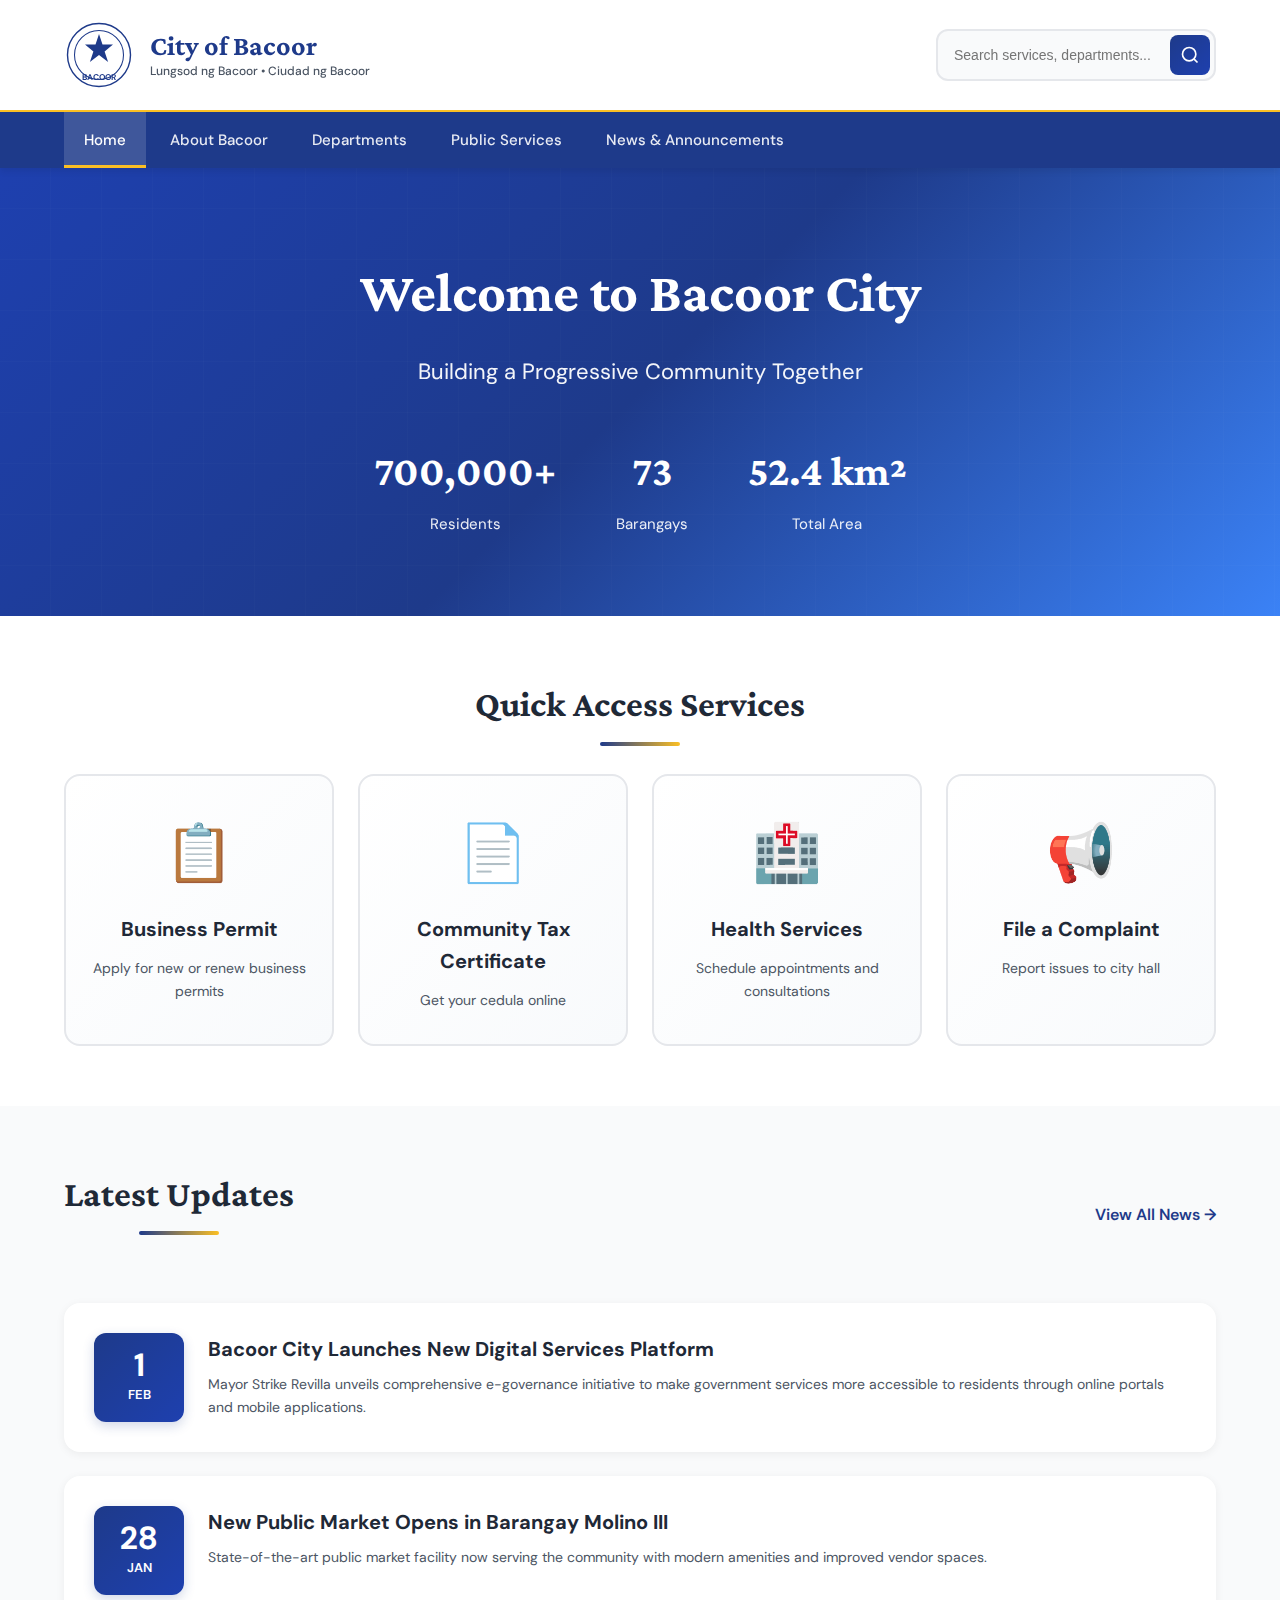
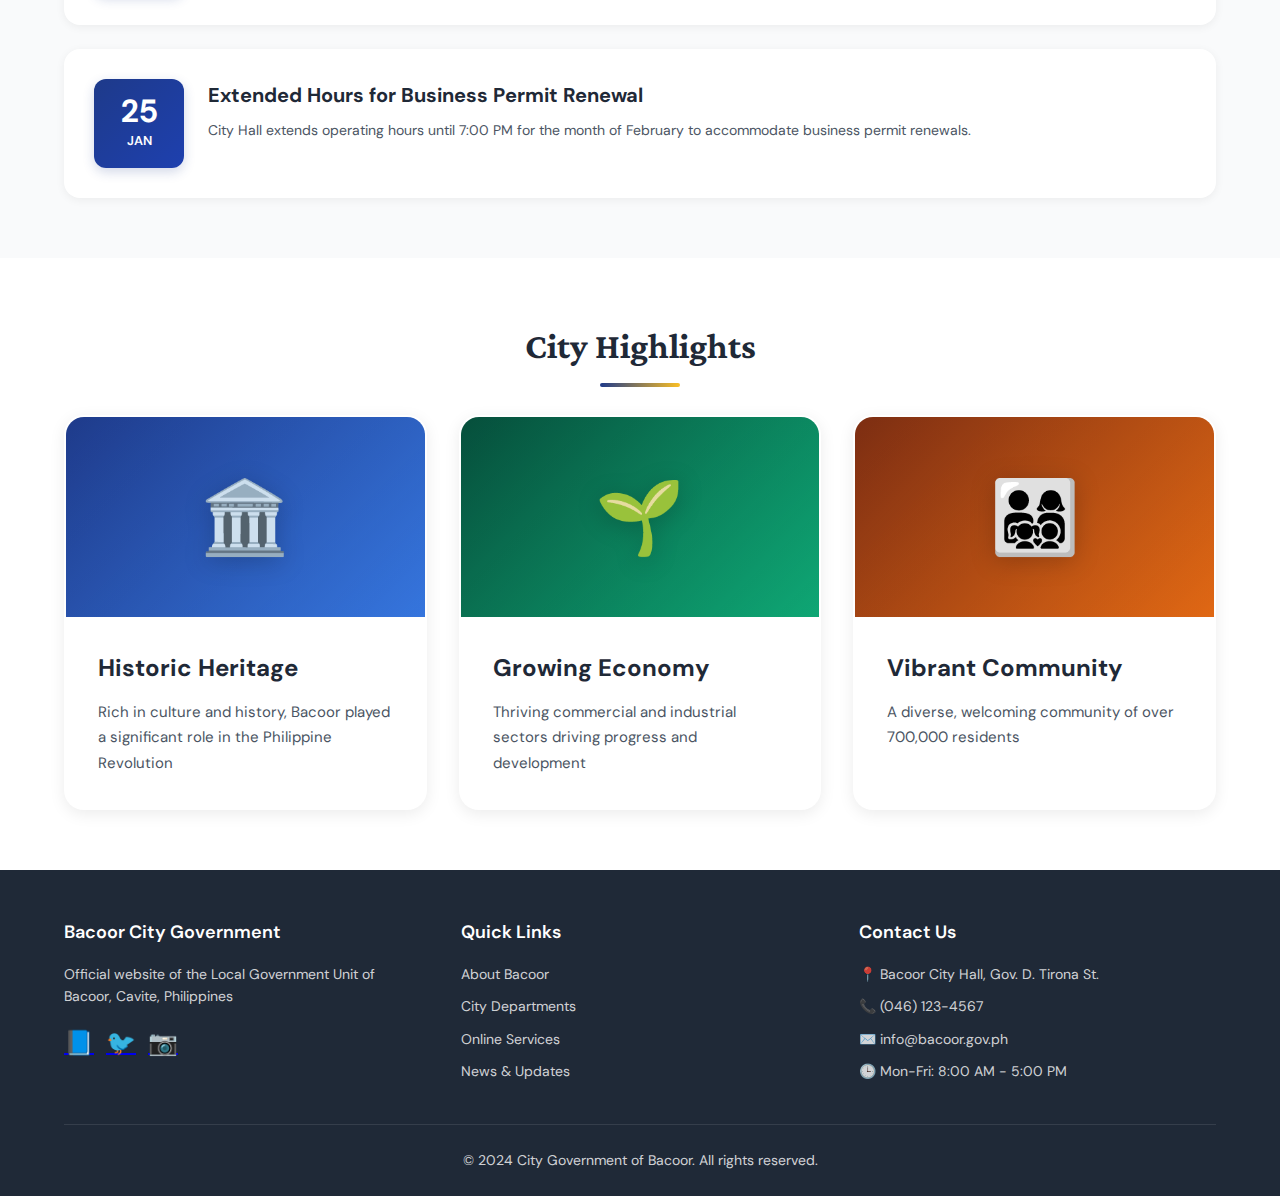
<file: index.html>
<!DOCTYPE html>
<html lang="en">
<head>
    <meta charset="UTF-8">
    <meta name="viewport" content="width=device-width, initial-scale=1.0">
    <title>Bacoor City - Official Local Government Unit Portal</title>
     <link rel="stylesheet" href="css/style.css">
    <link href="https://fonts.googleapis.com/css2?family=Crimson+Pro:wght@400;600;700&family=DM+Sans:wght@400;500;700&display=swap" rel="stylesheet">
</head>
<body>
    <!-- Header -->
    <header class="main-header">
        <div class="header-top">
            <div class="container">
                <div class="header-brand">
                    <div class="seal-container">
                        <div class="seal-placeholder">
                            <svg viewBox="0 0 100 100" fill="none" xmlns="http://www.w3.org/2000/svg">
                                <circle cx="50" cy="50" r="45" stroke="currentColor" stroke-width="2"/>
                                <circle cx="50" cy="50" r="35" stroke="currentColor" stroke-width="1.5"/>
                                <path d="M50 20 L55 35 L70 35 L58 45 L63 60 L50 50 L37 60 L42 45 L30 35 L45 35 Z" fill="currentColor"/>
                                <text x="50" y="85" font-size="12" text-anchor="middle" fill="currentColor" font-weight="bold">BACOOR</text>
                            </svg>
                        </div>
                    </div>
                    <div class="brand-text">
                        <h1>City of Bacoor</h1>
                        <p class="tagline">Lungsod ng Bacoor • Ciudad ng Bacoor</p>
                    </div>
                </div>
                <div class="header-search">
                    <input type="text" id="headerSearch" placeholder="Search services, departments...">
                    <button onclick="performSearch()">
                        <svg width="20" height="20" viewBox="0 0 24 24" fill="none" stroke="currentColor" stroke-width="2">
                            <circle cx="11" cy="11" r="8"></circle>
                            <path d="m21 21-4.35-4.35"></path>
                        </svg>
                    </button>
                </div>
            </div>
        </div>
        
        <nav class="main-nav">
            <div class="container">
                <ul class="nav-menu">
                    <li><a href="index.html" class="active">Home</a></li>
                    <li><a href="about.html">About Bacoor</a></li>
                    <li><a href="departments.html">Departments</a></li>
                    <li><a href="services.html">Public Services</a></li>
                    <li><a href="news.html">News & Announcements</a></li>
                    
                </ul>
            </div>
        </nav>
    </header>

    <!-- Hero Section -->
    <section class="hero">
        <div class="hero-overlay"></div>
        <div class="hero-content">
            <div class="container">
                <h2 class="hero-title">Welcome to Bacoor City</h2>
                <p class="hero-subtitle">Building a Progressive Community Together</p>
                <div class="hero-stats">
                    <div class="stat-item fade-in-up" style="animation-delay: 0.1s">
                        <div class="stat-number">700,000+</div>
                        <div class="stat-label">Residents</div>
                    </div>
                    <div class="stat-item fade-in-up" style="animation-delay: 0.2s">
                        <div class="stat-number">73</div>
                        <div class="stat-label">Barangays</div>
                    </div>
                    <div class="stat-item fade-in-up" style="animation-delay: 0.3s">
                        <div class="stat-number">52.4 km²</div>
                        <div class="stat-label">Total Area</div>
                    </div>
                </div>
            </div>
        </div>
    </section>

    <!-- Quick Services -->
    <section class="quick-services">
        <div class="container">
            <h2 class="section-title">Quick Access Services</h2>
            <div class="services-grid">
                <div class="service-card" onclick="window.location.href='services.html#business-permit'">
                    <div class="service-icon">📋</div>
                    <h3>Business Permit</h3>
                    <p>Apply for new or renew business permits</p>
                </div>
                <div class="service-card" onclick="window.location.href='services.html#cedula'">
                    <div class="service-icon">📄</div>
                    <h3>Community Tax Certificate</h3>
                    <p>Get your cedula online</p>
                </div>
                <div class="service-card" onclick="window.location.href='services.html#health'">
                    <div class="service-icon">🏥</div>
                    <h3>Health Services</h3>
                    <p>Schedule appointments and consultations</p>
                </div>
                <div class="service-card" onclick="window.location.href='services.html#complaints'">
                    <div class="service-icon">📢</div>
                    <h3>File a Complaint</h3>
                    <p>Report issues to city hall</p>
                </div>
            </div>
        </div>
    </section>

    <!-- Latest News -->
    <section class="latest-news">
        <div class="container">
            <div class="section-header">
                <h2 class="section-title">Latest Updates</h2>
                <a href="news.html" class="view-all">View All News →</a>
            </div>
            <div class="news-feed" id="newsFeed">
                <!-- News items will be dynamically loaded -->
            </div>
        </div>
    </section>

    <!-- City Highlights -->
    <section class="city-highlights">
        <div class="container">
            <h2 class="section-title">City Highlights</h2>
            <div class="highlights-grid">
                <div class="highlight-card">
                    <div class="highlight-image" style="background: linear-gradient(135deg, #1e3a8a 0%, #3b82f6 100%);">
                        <span class="highlight-icon">🏛️</span>
                    </div>
                    <div class="highlight-content">
                        <h3>Historic Heritage</h3>
                        <p>Rich in culture and history, Bacoor played a significant role in the Philippine Revolution</p>
                    </div>
                </div>
                <div class="highlight-card">
                    <div class="highlight-image" style="background: linear-gradient(135deg, #064e3b 0%, #10b981 100%);">
                        <span class="highlight-icon">🌱</span>
                    </div>
                    <div class="highlight-content">
                        <h3>Growing Economy</h3>
                        <p>Thriving commercial and industrial sectors driving progress and development</p>
                    </div>
                </div>
                <div class="highlight-card">
                    <div class="highlight-image" style="background: linear-gradient(135deg, #7c2d12 0%, #f97316 100%);">
                        <span class="highlight-icon">👨‍👩‍👧‍👦</span>
                    </div>
                    <div class="highlight-content">
                        <h3>Vibrant Community</h3>
                        <p>A diverse, welcoming community of over 700,000 residents</p>
                    </div>
                </div>
            </div>
        </div>
    </section>

    <!-- Footer -->
    <footer class="main-footer">
        <div class="container">
            <div class="footer-grid">
                <div class="footer-section">
                    <h3>Bacoor City Government</h3>
                    <p>Official website of the Local Government Unit of Bacoor, Cavite, Philippines</p>
                    <div class="social-links">
                        <a href="#" aria-label="Facebook">📘</a>
                        <a href="#" aria-label="Twitter">🐦</a>
                        <a href="#" aria-label="Instagram">📷</a>
                    </div>
                </div>
                <div class="footer-section">
                    <h3>Quick Links</h3>
                    <ul>
                        <li><a href="about.html">About Bacoor</a></li>
                        <li><a href="departments.html">City Departments</a></li>
                        <li><a href="services.html">Online Services</a></li>
                        <li><a href="news.html">News & Updates</a></li>
                    </ul>
                </div>
                <div class="footer-section">
                    <h3>Contact Us</h3>
                    <ul>
                        <li>📍 Bacoor City Hall, Gov. D. Tirona St.</li>
                        <li>📞 (046) 123-4567</li>
                        <li>✉️ info@bacoor.gov.ph</li>
                        <li>🕒 Mon-Fri: 8:00 AM - 5:00 PM</li>
                    </ul>
                </div>
            </div>
            <div class="footer-bottom">
                <p>&copy; 2024 City Government of Bacoor. All rights reserved.</p>
            </div>
        </div>
    </footer>

    <script src="../Script/script.js"></script>
</body>

</html>
</file>
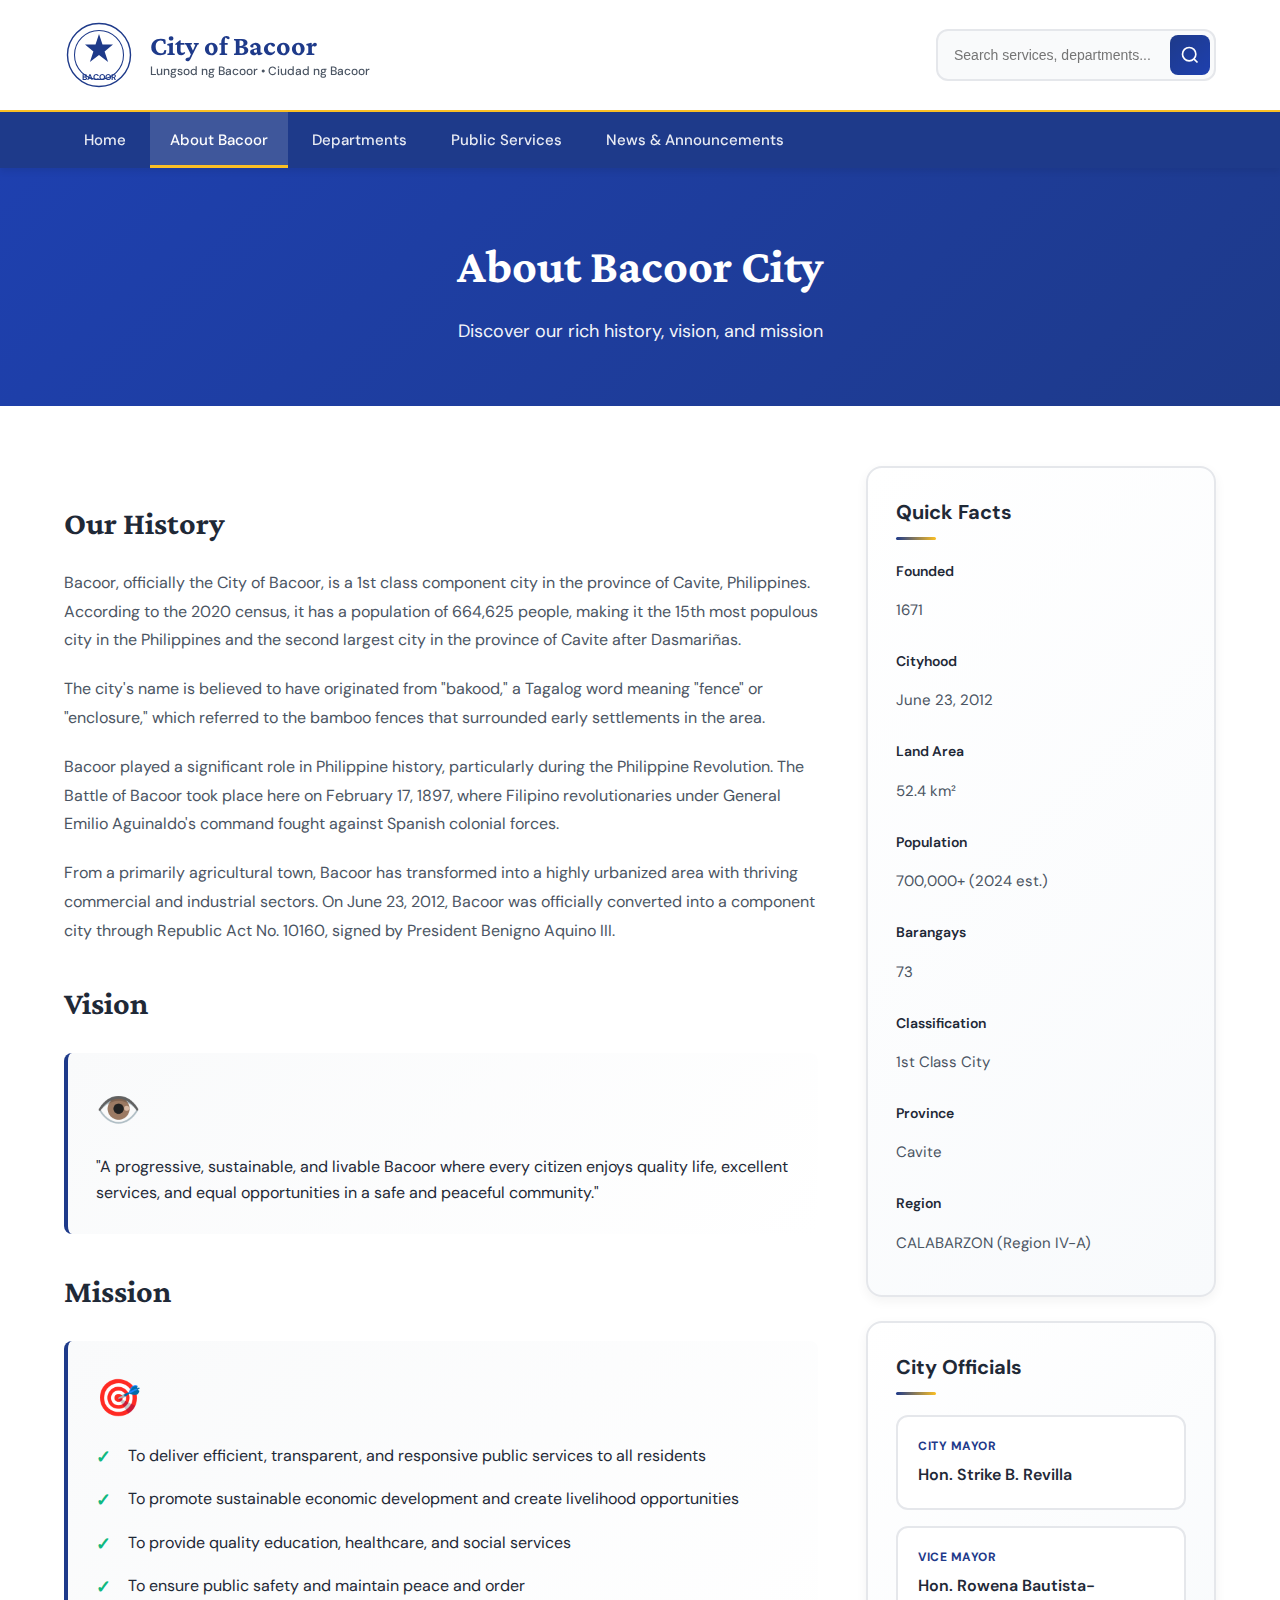
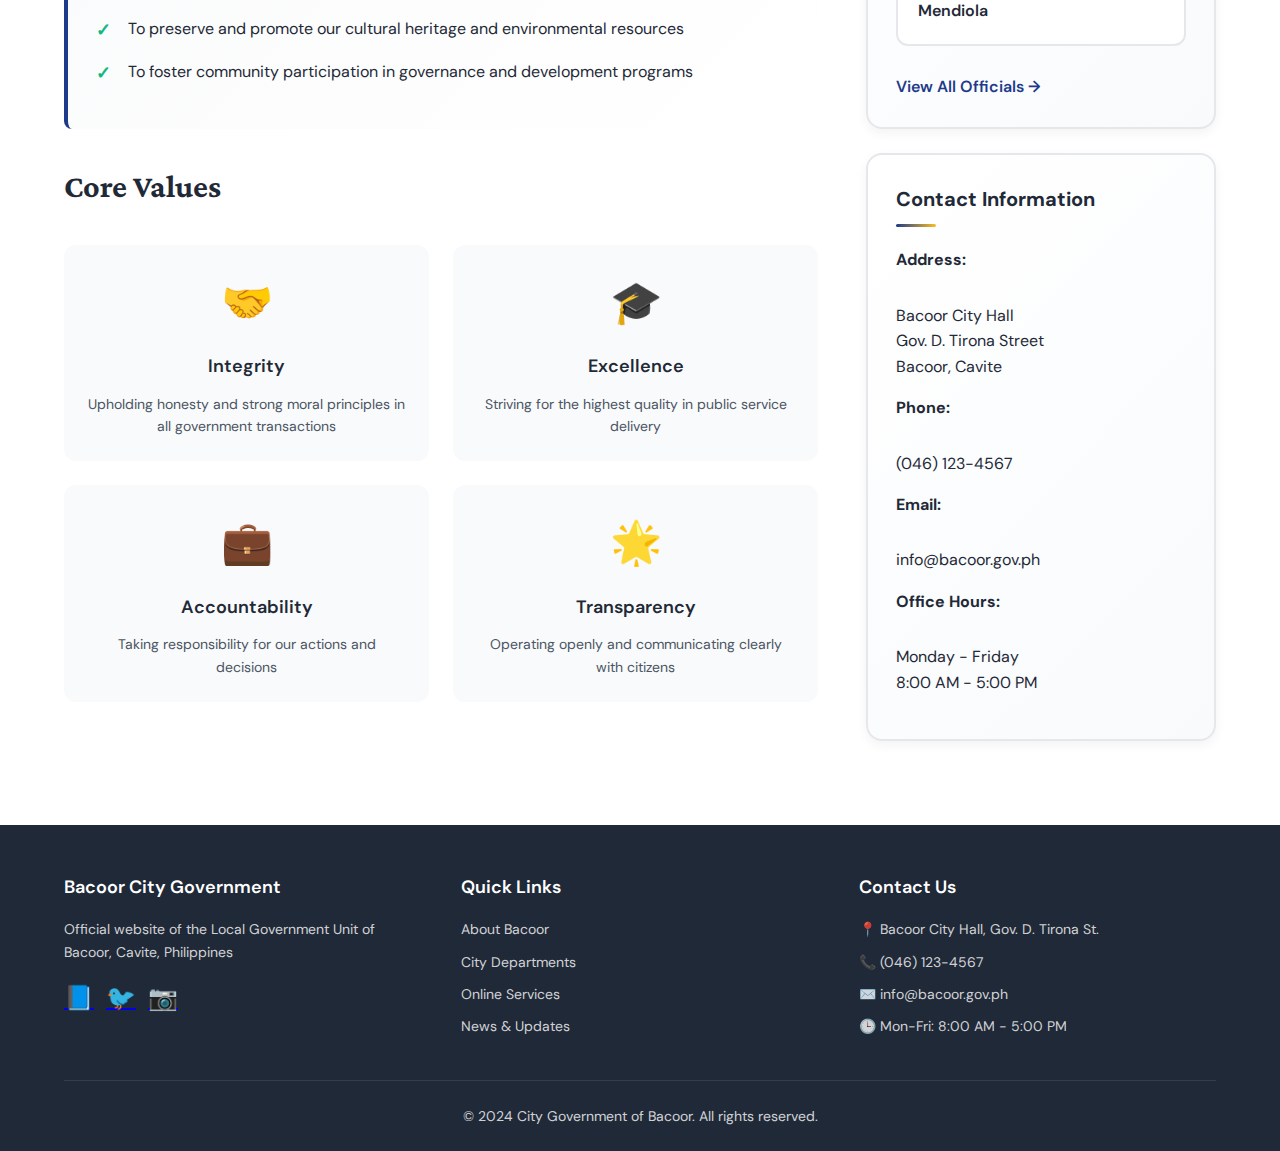
<file: about.html>
<!DOCTYPE html>
<html lang="en">
<head>
    <meta charset="UTF-8">
    <meta name="viewport" content="width=device-width, initial-scale=1.0">
    <title>About Bacoor City - Official LGU Portal</title>
     <link rel="stylesheet" href="css/style.css">
    <link href="https://fonts.googleapis.com/css2?family=Crimson+Pro:wght@400;600;700&family=DM+Sans:wght@400;500;700&display=swap" rel="stylesheet">
</head>
<body>
    <!-- Header -->
    <header class="main-header">
        <div class="header-top">
            <div class="container">
                <div class="header-brand">
                    <div class="seal-container">
                        <div class="seal-placeholder">
                            <svg viewBox="0 0 100 100" fill="none" xmlns="http://www.w3.org/2000/svg">
                                <circle cx="50" cy="50" r="45" stroke="currentColor" stroke-width="2"/>
                                <circle cx="50" cy="50" r="35" stroke="currentColor" stroke-width="1.5"/>
                                <path d="M50 20 L55 35 L70 35 L58 45 L63 60 L50 50 L37 60 L42 45 L30 35 L45 35 Z" fill="currentColor"/>
                                <text x="50" y="85" font-size="12" text-anchor="middle" fill="currentColor" font-weight="bold">BACOOR</text>
                            </svg>
                        </div>
                    </div>
                    <div class="brand-text">
                        <h1>City of Bacoor</h1>
                        <p class="tagline">Lungsod ng Bacoor • Ciudad ng Bacoor</p>
                    </div>
                </div>
                <div class="header-search">
                    <input type="text" id="headerSearch" placeholder="Search services, departments...">
                    <button onclick="performSearch()">
                        <svg width="20" height="20" viewBox="0 0 24 24" fill="none" stroke="currentColor" stroke-width="2">
                            <circle cx="11" cy="11" r="8"></circle>
                            <path d="m21 21-4.35-4.35"></path>
                        </svg>
                    </button>
                </div>
            </div>
        </div>
        
        <nav class="main-nav">
            <div class="container">
                <ul class="nav-menu">
                    <li><a href="index.html">Home</a></li>
                    <li><a href="about.html" class="active">About Bacoor</a></li>
                    <li><a href="departments.html">Departments</a></li>
                    <li><a href="services.html">Public Services</a></li>
                    <li><a href="news.html">News & Announcements</a></li>
                </ul>
            </div>
        </nav>
    </header>

    <!-- Page Header -->
    <section class="page-header">
        <div class="container">
            <h1 class="page-title">About Bacoor City</h1>
            <p class="page-subtitle">Discover our rich history, vision, and mission</p>
        </div>
    </section>

    <!-- History Section -->
    <section class="content-section">
        <div class="container">
            <div class="content-grid">
                <div class="content-main">
                    <h2 class="content-title">Our History</h2>
                    <div class="text-content">
                        <p>Bacoor, officially the City of Bacoor, is a 1st class component city in the province of Cavite, Philippines. According to the 2020 census, it has a population of 664,625 people, making it the 15th most populous city in the Philippines and the second largest city in the province of Cavite after Dasmariñas.</p>
                        
                        <p>The city's name is believed to have originated from "bakood," a Tagalog word meaning "fence" or "enclosure," which referred to the bamboo fences that surrounded early settlements in the area.</p>
                        
                        <p>Bacoor played a significant role in Philippine history, particularly during the Philippine Revolution. The Battle of Bacoor took place here on February 17, 1897, where Filipino revolutionaries under General Emilio Aguinaldo's command fought against Spanish colonial forces.</p>
                        
                        <p>From a primarily agricultural town, Bacoor has transformed into a highly urbanized area with thriving commercial and industrial sectors. On June 23, 2012, Bacoor was officially converted into a component city through Republic Act No. 10160, signed by President Benigno Aquino III.</p>
                    </div>

                    <h2 class="content-title">Vision</h2>
                    <div class="vision-card">
                        <div class="card-icon">👁️</div>
                        <p>"A progressive, sustainable, and livable Bacoor where every citizen enjoys quality life, excellent services, and equal opportunities in a safe and peaceful community."</p>
                    </div>

                    <h2 class="content-title">Mission</h2>
                    <div class="mission-card">
                        <div class="card-icon">🎯</div>
                        <ul class="mission-list">
                            <li>To deliver efficient, transparent, and responsive public services to all residents</li>
                            <li>To promote sustainable economic development and create livelihood opportunities</li>
                            <li>To provide quality education, healthcare, and social services</li>
                            <li>To ensure public safety and maintain peace and order</li>
                            <li>To preserve and promote our cultural heritage and environmental resources</li>
                            <li>To foster community participation in governance and development programs</li>
                        </ul>
                    </div>

                    <h2 class="content-title">Core Values</h2>
                    <div class="values-grid">
                        <div class="value-card">
                            <div class="value-icon">🤝</div>
                            <h3>Integrity</h3>
                            <p>Upholding honesty and strong moral principles in all government transactions</p>
                        </div>
                        <div class="value-card">
                            <div class="value-icon">🎓</div>
                            <h3>Excellence</h3>
                            <p>Striving for the highest quality in public service delivery</p>
                        </div>
                        <div class="value-card">
                            <div class="value-icon">💼</div>
                            <h3>Accountability</h3>
                            <p>Taking responsibility for our actions and decisions</p>
                        </div>
                        <div class="value-card">
                            <div class="value-icon">🌟</div>
                            <h3>Transparency</h3>
                            <p>Operating openly and communicating clearly with citizens</p>
                        </div>
                    </div>
                </div>

                <aside class="content-sidebar">
                    <div class="sidebar-card">
                        <h3>Quick Facts</h3>
                        <dl class="fact-list">
                            <dt>Founded</dt>
                            <dd>1671</dd>
                            
                            <dt>Cityhood</dt>
                            <dd>June 23, 2012</dd>
                            
                            <dt>Land Area</dt>
                            <dd>52.4 km²</dd>
                            
                            <dt>Population</dt>
                            <dd>700,000+ (2024 est.)</dd>
                            
                            <dt>Barangays</dt>
                            <dd>73</dd>
                            
                            <dt>Classification</dt>
                            <dd>1st Class City</dd>
                            
                            <dt>Province</dt>
                            <dd>Cavite</dd>
                            
                            <dt>Region</dt>
                            <dd>CALABARZON (Region IV-A)</dd>
                        </dl>
                    </div>

                    <div class="sidebar-card">
                        <h3>City Officials</h3>
                        <div class="official-card">
                            <strong>City Mayor</strong>
                            <p>Hon. Strike B. Revilla</p>
                        </div>
                        <div class="official-card">
                            <strong>Vice Mayor</strong>
                            <p>Hon. Rowena Bautista-Mendiola</p>
                        </div>
                        <a href="departments.html" class="btn-link">View All Officials →</a>
                    </div>

                    <div class="sidebar-card">
                        <h3>Contact Information</h3>
                        <ul class="contact-list">
                            <li>
                                <strong>Address:</strong><br>
                                Bacoor City Hall<br>
                                Gov. D. Tirona Street<br>
                                Bacoor, Cavite
                            </li>
                            <li>
                                <strong>Phone:</strong><br>
                                (046) 123-4567
                            </li>
                            <li>
                                <strong>Email:</strong><br>
                                info@bacoor.gov.ph
                            </li>
                            <li>
                                <strong>Office Hours:</strong><br>
                                Monday - Friday<br>
                                8:00 AM - 5:00 PM
                            </li>
                        </ul>
                    </div>
                </aside>
            </div>
        </div>
    </section>

    <!-- Footer -->
    <footer class="main-footer">
        <div class="container">
            <div class="footer-grid">
                <div class="footer-section">
                    <h3>Bacoor City Government</h3>
                    <p>Official website of the Local Government Unit of Bacoor, Cavite, Philippines</p>
                    <div class="social-links">
                        <a href="#" aria-label="Facebook">📘</a>
                        <a href="#" aria-label="Twitter">🐦</a>
                        <a href="#" aria-label="Instagram">📷</a>
                    </div>
                </div>
                <div class="footer-section">
                    <h3>Quick Links</h3>
                    <ul>
                        <li><a href="about.html">About Bacoor</a></li>
                        <li><a href="departments.html">City Departments</a></li>
                        <li><a href="services.html">Online Services</a></li>
                        <li><a href="news.html">News & Updates</a></li>
                    </ul>
                </div>
                <div class="footer-section">
                    <h3>Contact Us</h3>
                    <ul>
                        <li>📍 Bacoor City Hall, Gov. D. Tirona St.</li>
                        <li>📞 (046) 123-4567</li>
                        <li>✉️ info@bacoor.gov.ph</li>
                        <li>🕒 Mon-Fri: 8:00 AM - 5:00 PM</li>
                    </ul>
                </div>
            </div>
            <div class="footer-bottom">
                <p>&copy; 2024 City Government of Bacoor. All rights reserved.</p>
            </div>
        </div>
    </footer>

    <script src="Script/script.js"></script>
</body>

</html>
</file>
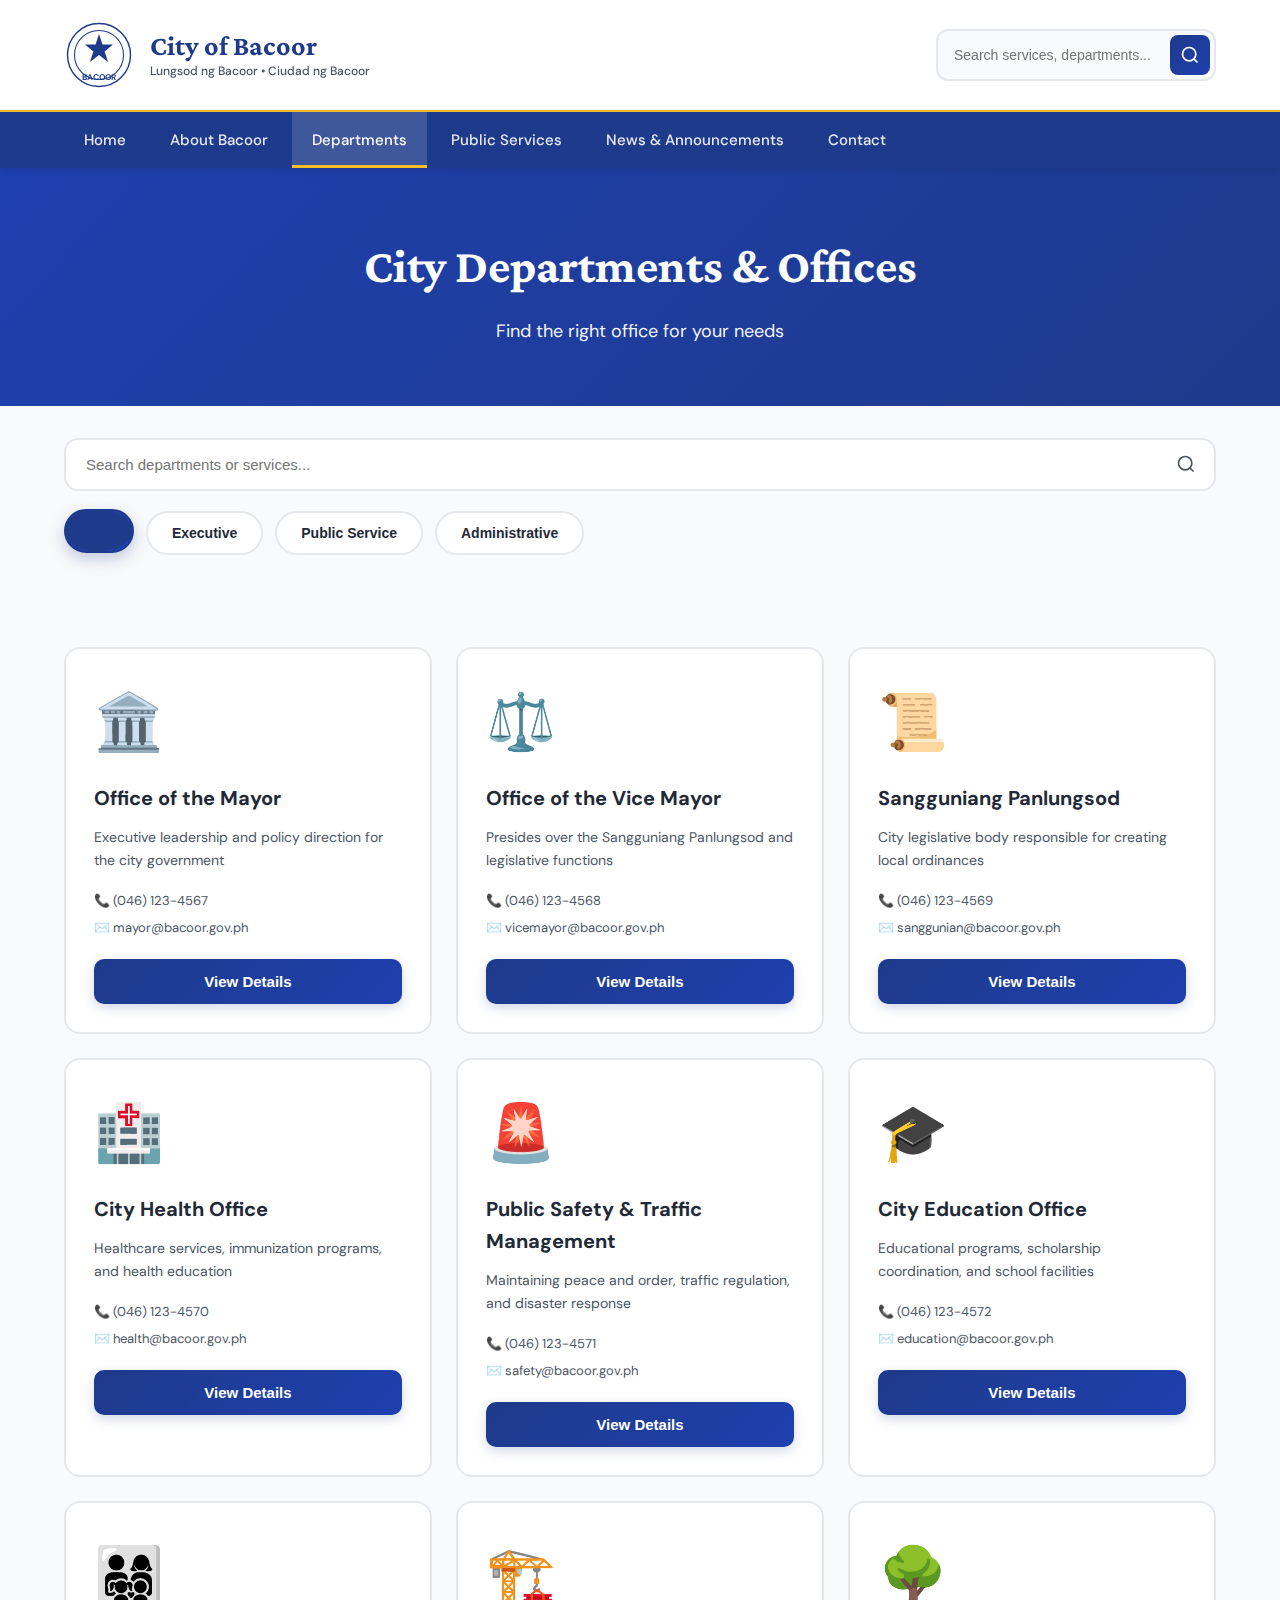
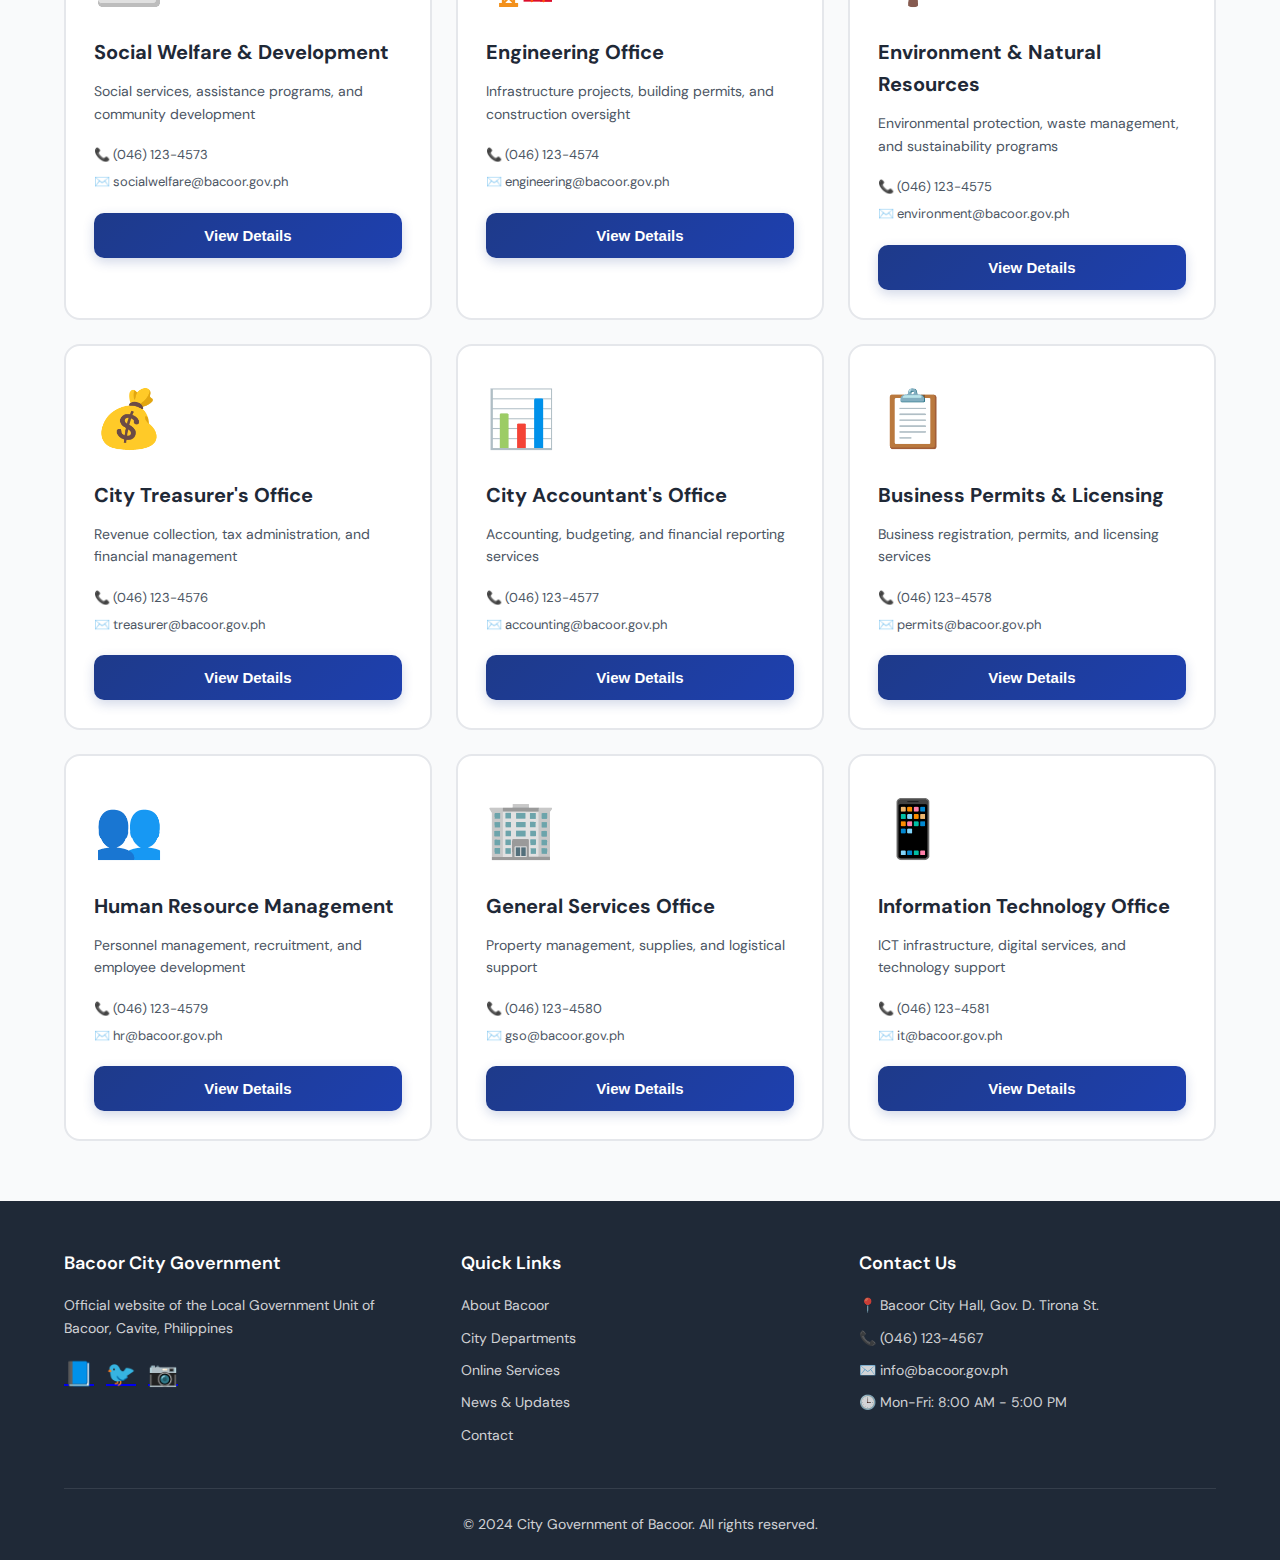
<file: departments.html>
<!DOCTYPE html>
<html lang="en">
<head>
    <meta charset="UTF-8">
    <meta name="viewport" content="width=device-width, initial-scale=1.0">
    <title>City Departments - Bacoor City LGU</title>
     <link rel="stylesheet" href="css/style.css">
    <link href="https://fonts.googleapis.com/css2?family=Crimson+Pro:wght@400;600;700&family=DM+Sans:wght@400;500;700&display=swap" rel="stylesheet">
</head>
<body>
    <!-- Header -->
    <header class="main-header">
        <div class="header-top">
            <div class="container">
                <div class="header-brand">
                    <div class="seal-container">
                        <div class="seal-placeholder">
                            <svg viewBox="0 0 100 100" fill="none" xmlns="http://www.w3.org/2000/svg">
                                <circle cx="50" cy="50" r="45" stroke="currentColor" stroke-width="2"/>
                                <circle cx="50" cy="50" r="35" stroke="currentColor" stroke-width="1.5"/>
                                <path d="M50 20 L55 35 L70 35 L58 45 L63 60 L50 50 L37 60 L42 45 L30 35 L45 35 Z" fill="currentColor"/>
                                <text x="50" y="85" font-size="12" text-anchor="middle" fill="currentColor" font-weight="bold">BACOOR</text>
                            </svg>
                        </div>
                    </div>
                    <div class="brand-text">
                        <h1>City of Bacoor</h1>
                        <p class="tagline">Lungsod ng Bacoor • Ciudad ng Bacoor</p>
                    </div>
                </div>
                <div class="header-search">
                    <input type="text" id="headerSearch" placeholder="Search services, departments...">
                    <button onclick="performSearch()">
                        <svg width="20" height="20" viewBox="0 0 24 24" fill="none" stroke="currentColor" stroke-width="2">
                            <circle cx="11" cy="11" r="8"></circle>
                            <path d="m21 21-4.35-4.35"></path>
                        </svg>
                    </button>
                </div>
            </div>
        </div>
        
        <nav class="main-nav">
            <div class="container">
                <ul class="nav-menu">
                    <li><a href="index.html">Home</a></li>
                    <li><a href="about.html">About Bacoor</a></li>
                    <li><a href="departments.html" class="active">Departments</a></li>
                    <li><a href="services.html">Public Services</a></li>
                    <li><a href="news.html">News & Announcements</a></li>
                    <li><a href="#contact">Contact</a></li>
                </ul>
            </div>
        </nav>
    </header>

    <!-- Page Header -->
    <section class="page-header">
        <div class="container">
            <h1 class="page-title">City Departments & Offices</h1>
            <p class="page-subtitle">Find the right office for your needs</p>
        </div>
    </section>

    <!-- Department Search & Filter -->
    <section class="department-search-section">
        <div class="container">
            <div class="search-filter-bar">
                <div class="search-box">
                    <input type="text" id="deptSearch" placeholder="Search departments or services..." oninput="filterDepartments()">
                    <svg width="20" height="20" viewBox="0 0 24 24" fill="none" stroke="currentColor" stroke-width="2">
                        <circle cx="11" cy="11" r="8"></circle>
                        <path d="m21 21-4.35-4.35"></path>
                    </svg>
                </div>
                <div class="filter-buttons">
                    <button class="filter-btn active" data-category="all" onclick="filterByCategory('all')">All</button>
                    <button class="filter-btn" data-category="executive" onclick="filterByCategory('executive')">Executive</button>
                    <button class="filter-btn" data-category="public-service" onclick="filterByCategory('public-service')">Public Service</button>
                    <button class="filter-btn" data-category="administrative" onclick="filterByCategory('administrative')">Administrative</button>
                </div>
            </div>
        </div>
    </section>

    <!-- Departments Grid -->
    <section class="departments-section">
        <div class="container">
            <div class="departments-grid" id="departmentsGrid">
                <!-- Executive Offices -->
                <div class="dept-card" data-category="executive">
                    <div class="dept-icon">🏛️</div>
                    <h3 class="dept-name">Office of the Mayor</h3>
                    <p class="dept-desc">Executive leadership and policy direction for the city government</p>
                    <div class="dept-contact">
                        <p>📞 (046) 123-4567</p>
                        <p>✉️ mayor@bacoor.gov.ph</p>
                    </div>
                    <button class="dept-btn" onclick="showDeptDetails('mayor')">View Details</button>
                </div>

                <div class="dept-card" data-category="executive">
                    <div class="dept-icon">⚖️</div>
                    <h3 class="dept-name">Office of the Vice Mayor</h3>
                    <p class="dept-desc">Presides over the Sangguniang Panlungsod and legislative functions</p>
                    <div class="dept-contact">
                        <p>📞 (046) 123-4568</p>
                        <p>✉️ vicemayor@bacoor.gov.ph</p>
                    </div>
                    <button class="dept-btn" onclick="showDeptDetails('vicemayor')">View Details</button>
                </div>

                <div class="dept-card" data-category="executive">
                    <div class="dept-icon">📜</div>
                    <h3 class="dept-name">Sangguniang Panlungsod</h3>
                    <p class="dept-desc">City legislative body responsible for creating local ordinances</p>
                    <div class="dept-contact">
                        <p>📞 (046) 123-4569</p>
                        <p>✉️ sanggunian@bacoor.gov.ph</p>
                    </div>
                    <button class="dept-btn" onclick="showDeptDetails('sanggunian')">View Details</button>
                </div>

                <!-- Public Service Departments -->
                <div class="dept-card" data-category="public-service">
                    <div class="dept-icon">🏥</div>
                    <h3 class="dept-name">City Health Office</h3>
                    <p class="dept-desc">Healthcare services, immunization programs, and health education</p>
                    <div class="dept-contact">
                        <p>📞 (046) 123-4570</p>
                        <p>✉️ health@bacoor.gov.ph</p>
                    </div>
                    <button class="dept-btn" onclick="showDeptDetails('health')">View Details</button>
                </div>

                <div class="dept-card" data-category="public-service">
                    <div class="dept-icon">🚨</div>
                    <h3 class="dept-name">Public Safety & Traffic Management</h3>
                    <p class="dept-desc">Maintaining peace and order, traffic regulation, and disaster response</p>
                    <div class="dept-contact">
                        <p>📞 (046) 123-4571</p>
                        <p>✉️ safety@bacoor.gov.ph</p>
                    </div>
                    <button class="dept-btn" onclick="showDeptDetails('safety')">View Details</button>
                </div>

                <div class="dept-card" data-category="public-service">
                    <div class="dept-icon">🎓</div>
                    <h3 class="dept-name">City Education Office</h3>
                    <p class="dept-desc">Educational programs, scholarship coordination, and school facilities</p>
                    <div class="dept-contact">
                        <p>📞 (046) 123-4572</p>
                        <p>✉️ education@bacoor.gov.ph</p>
                    </div>
                    <button class="dept-btn" onclick="showDeptDetails('education')">View Details</button>
                </div>

                <div class="dept-card" data-category="public-service">
                    <div class="dept-icon">👨‍👩‍👧‍👦</div>
                    <h3 class="dept-name">Social Welfare & Development</h3>
                    <p class="dept-desc">Social services, assistance programs, and community development</p>
                    <div class="dept-contact">
                        <p>📞 (046) 123-4573</p>
                        <p>✉️ socialwelfare@bacoor.gov.ph</p>
                    </div>
                    <button class="dept-btn" onclick="showDeptDetails('welfare')">View Details</button>
                </div>

                <div class="dept-card" data-category="public-service">
                    <div class="dept-icon">🏗️</div>
                    <h3 class="dept-name">Engineering Office</h3>
                    <p class="dept-desc">Infrastructure projects, building permits, and construction oversight</p>
                    <div class="dept-contact">
                        <p>📞 (046) 123-4574</p>
                        <p>✉️ engineering@bacoor.gov.ph</p>
                    </div>
                    <button class="dept-btn" onclick="showDeptDetails('engineering')">View Details</button>
                </div>

                <div class="dept-card" data-category="public-service">
                    <div class="dept-icon">🌳</div>
                    <h3 class="dept-name">Environment & Natural Resources</h3>
                    <p class="dept-desc">Environmental protection, waste management, and sustainability programs</p>
                    <div class="dept-contact">
                        <p>📞 (046) 123-4575</p>
                        <p>✉️ environment@bacoor.gov.ph</p>
                    </div>
                    <button class="dept-btn" onclick="showDeptDetails('environment')">View Details</button>
                </div>

                <!-- Administrative Offices -->
                <div class="dept-card" data-category="administrative">
                    <div class="dept-icon">💰</div>
                    <h3 class="dept-name">City Treasurer's Office</h3>
                    <p class="dept-desc">Revenue collection, tax administration, and financial management</p>
                    <div class="dept-contact">
                        <p>📞 (046) 123-4576</p>
                        <p>✉️ treasurer@bacoor.gov.ph</p>
                    </div>
                    <button class="dept-btn" onclick="showDeptDetails('treasurer')">View Details</button>
                </div>

                <div class="dept-card" data-category="administrative">
                    <div class="dept-icon">📊</div>
                    <h3 class="dept-name">City Accountant's Office</h3>
                    <p class="dept-desc">Accounting, budgeting, and financial reporting services</p>
                    <div class="dept-contact">
                        <p>📞 (046) 123-4577</p>
                        <p>✉️ accounting@bacoor.gov.ph</p>
                    </div>
                    <button class="dept-btn" onclick="showDeptDetails('accounting')">View Details</button>
                </div>

                <div class="dept-card" data-category="administrative">
                    <div class="dept-icon">📋</div>
                    <h3 class="dept-name">Business Permits & Licensing</h3>
                    <p class="dept-desc">Business registration, permits, and licensing services</p>
                    <div class="dept-contact">
                        <p>📞 (046) 123-4578</p>
                        <p>✉️ permits@bacoor.gov.ph</p>
                    </div>
                    <button class="dept-btn" onclick="showDeptDetails('permits')">View Details</button>
                </div>

                <div class="dept-card" data-category="administrative">
                    <div class="dept-icon">👥</div>
                    <h3 class="dept-name">Human Resource Management</h3>
                    <p class="dept-desc">Personnel management, recruitment, and employee development</p>
                    <div class="dept-contact">
                        <p>📞 (046) 123-4579</p>
                        <p>✉️ hr@bacoor.gov.ph</p>
                    </div>
                    <button class="dept-btn" onclick="showDeptDetails('hr')">View Details</button>
                </div>

                <div class="dept-card" data-category="administrative">
                    <div class="dept-icon">🏢</div>
                    <h3 class="dept-name">General Services Office</h3>
                    <p class="dept-desc">Property management, supplies, and logistical support</p>
                    <div class="dept-contact">
                        <p>📞 (046) 123-4580</p>
                        <p>✉️ gso@bacoor.gov.ph</p>
                    </div>
                    <button class="dept-btn" onclick="showDeptDetails('gso')">View Details</button>
                </div>

                <div class="dept-card" data-category="administrative">
                    <div class="dept-icon">📱</div>
                    <h3 class="dept-name">Information Technology Office</h3>
                    <p class="dept-desc">ICT infrastructure, digital services, and technology support</p>
                    <div class="dept-contact">
                        <p>📞 (046) 123-4581</p>
                        <p>✉️ it@bacoor.gov.ph</p>
                    </div>
                    <button class="dept-btn" onclick="showDeptDetails('it')">View Details</button>
                </div>
            </div>

            <div id="noResults" class="no-results" style="display: none;">
                <p>No departments found matching your search.</p>
            </div>
        </div>
    </section>

    <!-- Modal for Department Details -->
    <div id="deptModal" class="modal">
        <div class="modal-content">
            <span class="modal-close" onclick="closeModal()">&times;</span>
            <div id="modalBody"></div>
        </div>
    </div>

    <!-- Footer -->
    <footer class="main-footer">
        <div class="container">
            <div class="footer-grid">
                <div class="footer-section">
                    <h3>Bacoor City Government</h3>
                    <p>Official website of the Local Government Unit of Bacoor, Cavite, Philippines</p>
                    <div class="social-links">
                        <a href="#" aria-label="Facebook">📘</a>
                        <a href="#" aria-label="Twitter">🐦</a>
                        <a href="#" aria-label="Instagram">📷</a>
                    </div>
                </div>
                <div class="footer-section">
                    <h3>Quick Links</h3>
                    <ul>
                        <li><a href="about.html">About Bacoor</a></li>
                        <li><a href="departments.html">City Departments</a></li>
                        <li><a href="services.html">Online Services</a></li>
                        <li><a href="news.html">News & Updates</a></li>
                        <li><a href="contact.html">Contact</a></li>
                    </ul>
                </div>
                <div class="footer-section">
                    <h3>Contact Us</h3>
                    <ul>
                        <li>📍 Bacoor City Hall, Gov. D. Tirona St.</li>
                        <li>📞 (046) 123-4567</li>
                        <li>✉️ info@bacoor.gov.ph</li>
                        <li>🕒 Mon-Fri: 8:00 AM - 5:00 PM</li>
                    </ul>
                </div>
            </div>
            <div class="footer-bottom">
                <p>&copy; 2024 City Government of Bacoor. All rights reserved.</p>
            </div>
        </div>
    </footer>

    <script src="../Script/script.js"></script>
</body>

</html>
</file>
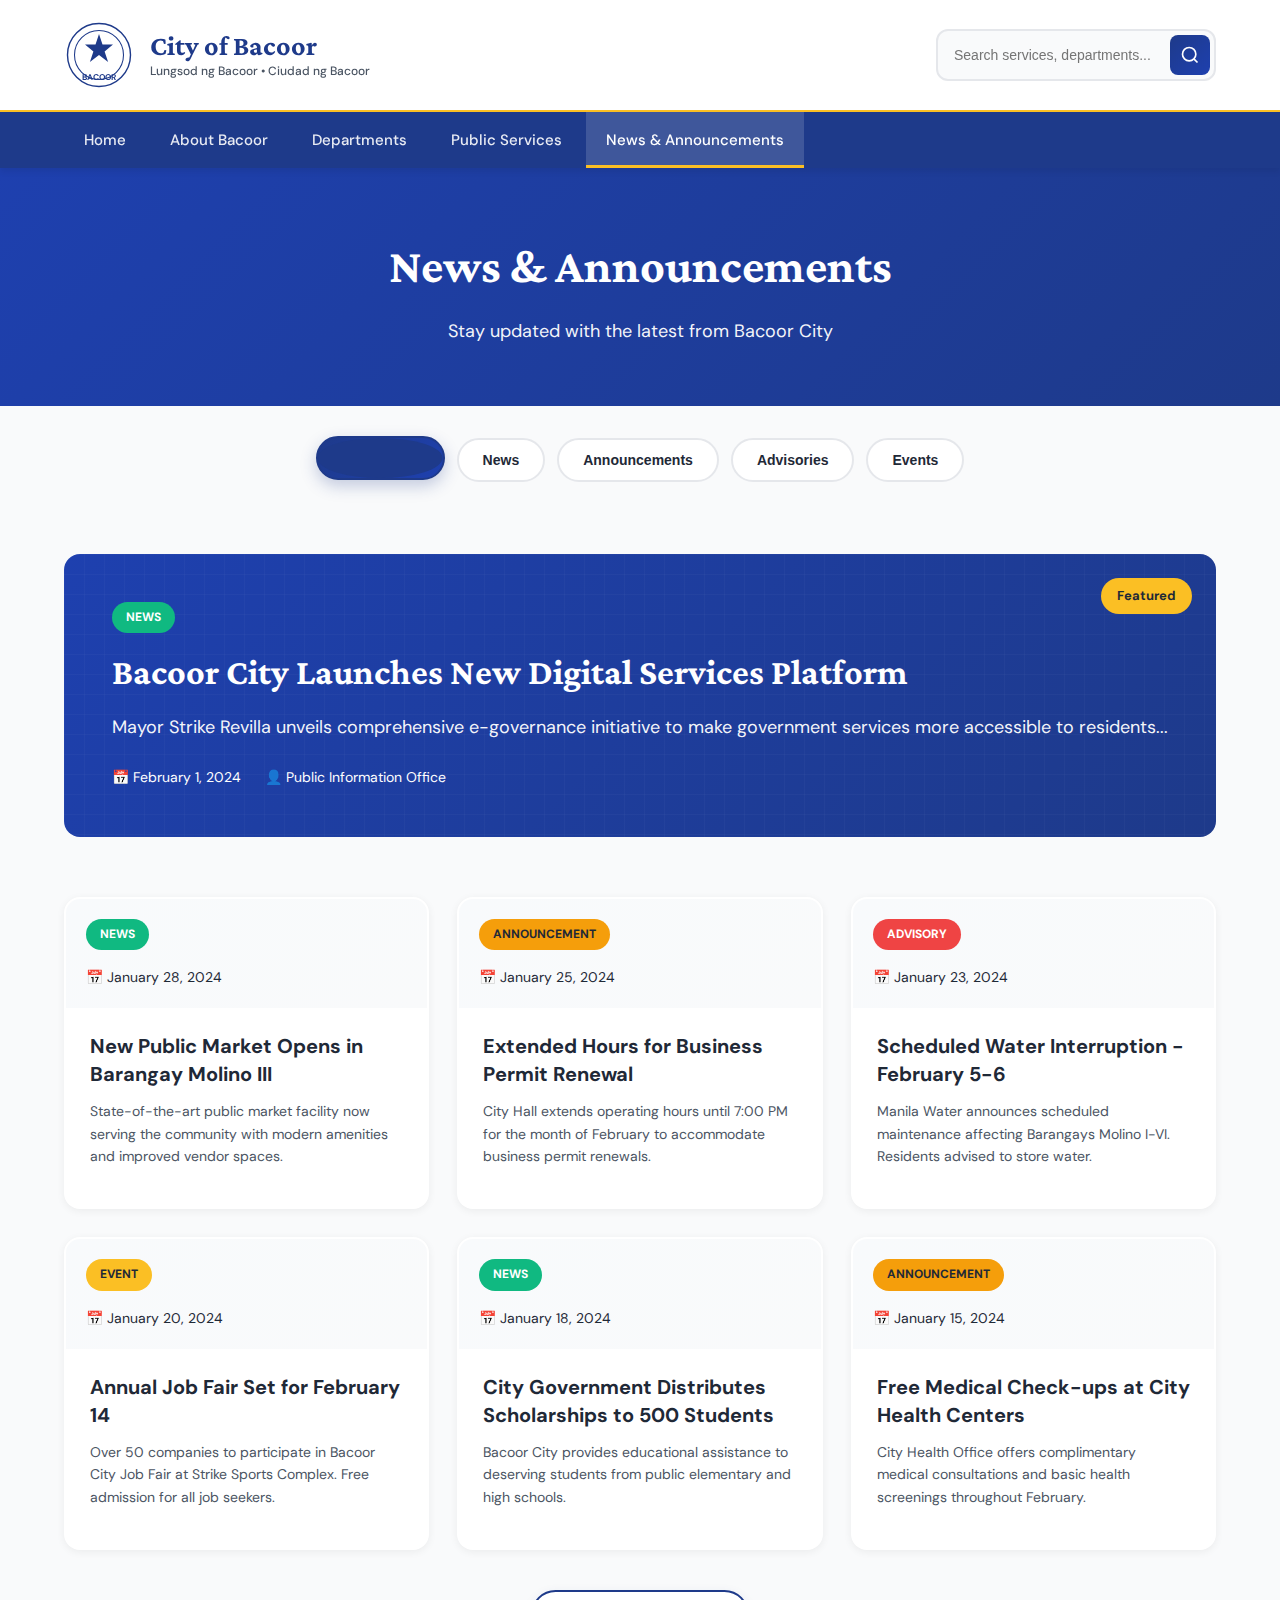
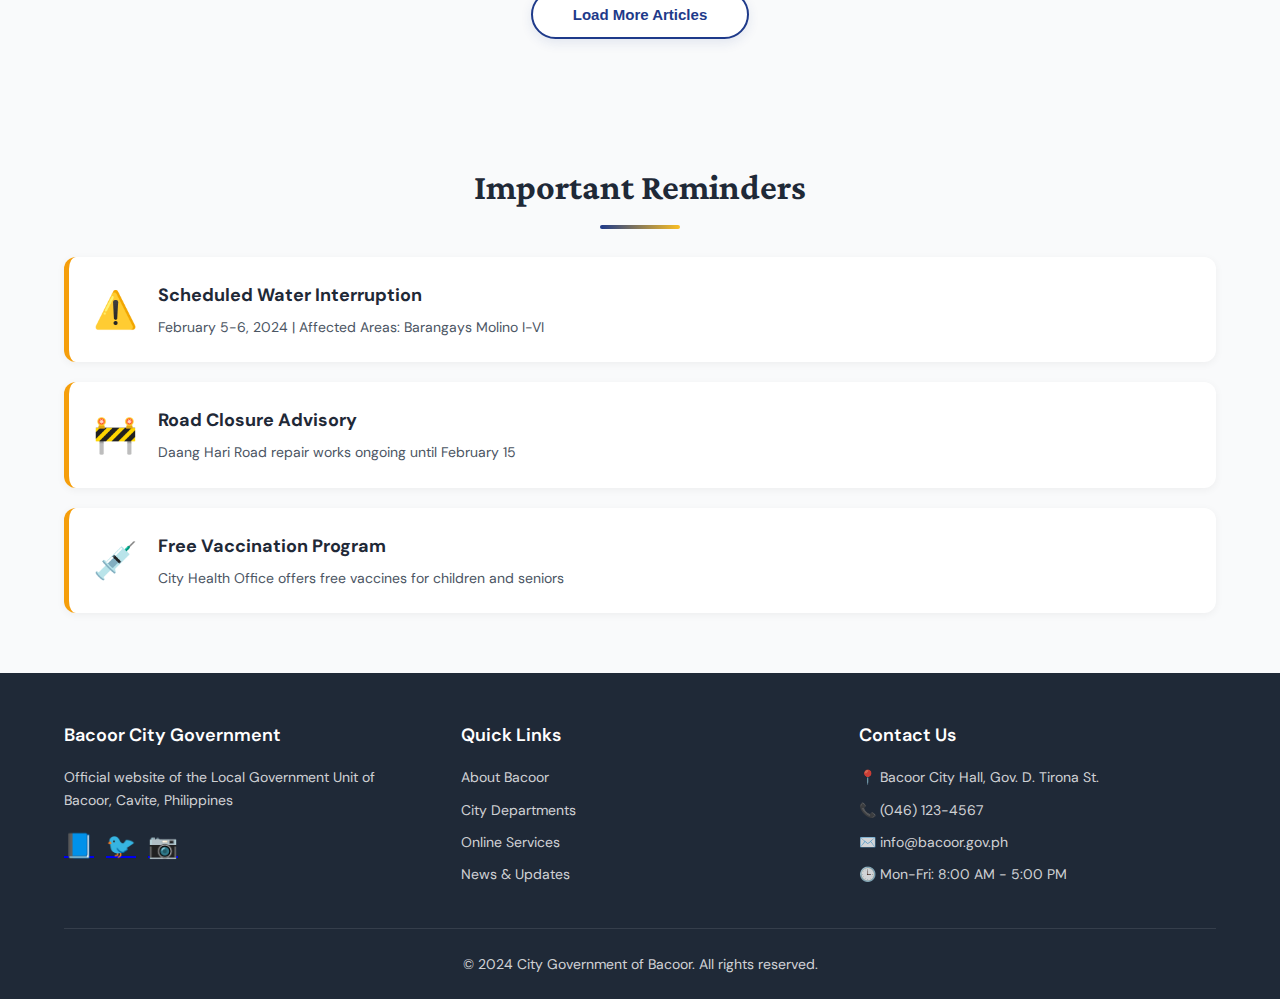
<file: news.html>
<!DOCTYPE html>
<html lang="en">
<head>
    <meta charset="UTF-8">
    <meta name="viewport" content="width=device-width, initial-scale=1.0">
    <title>News & Announcements - Bacoor City LGU</title>
     <link rel="stylesheet" href="css/style.css">
    <link href="https://fonts.googleapis.com/css2?family=Crimson+Pro:wght@400;600;700&family=DM+Sans:wght@400;500;700&display=swap" rel="stylesheet">
</head>
<body>
    <!-- Header -->
    <header class="main-header">
        <div class="header-top">
            <div class="container">
                <div class="header-brand">
                    <div class="seal-container">
                        <div class="seal-placeholder">
                            <svg viewBox="0 0 100 100" fill="none" xmlns="http://www.w3.org/2000/svg">
                                <circle cx="50" cy="50" r="45" stroke="currentColor" stroke-width="2"/>
                                <circle cx="50" cy="50" r="35" stroke="currentColor" stroke-width="1.5"/>
                                <path d="M50 20 L55 35 L70 35 L58 45 L63 60 L50 50 L37 60 L42 45 L30 35 L45 35 Z" fill="currentColor"/>
                                <text x="50" y="85" font-size="12" text-anchor="middle" fill="currentColor" font-weight="bold">BACOOR</text>
                            </svg>
                        </div>
                    </div>
                    <div class="brand-text">
                        <h1>City of Bacoor</h1>
                        <p class="tagline">Lungsod ng Bacoor • Ciudad ng Bacoor</p>
                    </div>
                </div>
                <div class="header-search">
                    <input type="text" id="headerSearch" placeholder="Search services, departments...">
                    <button onclick="performSearch()">
                        <svg width="20" height="20" viewBox="0 0 24 24" fill="none" stroke="currentColor" stroke-width="2">
                            <circle cx="11" cy="11" r="8"></circle>
                            <path d="m21 21-4.35-4.35"></path>
                        </svg>
                    </button>
                </div>
            </div>
        </div>
        
        <nav class="main-nav">
            <div class="container">
                <ul class="nav-menu">
                    <li><a href="index.html">Home</a></li>
                    <li><a href="about.html">About Bacoor</a></li>
                    <li><a href="departments.html">Departments</a></li>
                    <li><a href="services.html">Public Services</a></li>
                    <li><a href="news.html" class="active">News & Announcements</a></li>
                </ul>
            </div>
        </nav>
    </header>

    <!-- Page Header -->
    <section class="page-header">
        <div class="container">
            <h1 class="page-title">News & Announcements</h1>
            <p class="page-subtitle">Stay updated with the latest from Bacoor City</p>
        </div>
    </section>

    <!-- News Filter -->
    <section class="news-filter-section">
        <div class="container">
            <div class="filter-bar">
                <div class="filter-buttons">
                    <button class="filter-btn active" data-type="all" onclick="filterNews('all')">All Updates</button>
                    <button class="filter-btn" data-type="news" onclick="filterNews('news')">News</button>
                    <button class="filter-btn" data-type="announcement" onclick="filterNews('announcement')">Announcements</button>
                    <button class="filter-btn" data-type="advisory" onclick="filterNews('advisory')">Advisories</button>
                    <button class="filter-btn" data-type="event" onclick="filterNews('event')">Events</button>
                </div>
            </div>
        </div>
    </section>

    <!-- Featured News -->
    <section class="featured-news-section">
        <div class="container">
            <div class="featured-news-card" onclick="openNewsModal('featured-1')">
                <div class="featured-news-badge">Featured</div>
                <div class="featured-news-content">
                    <span class="news-category news-category-news">News</span>
                    <h2 class="featured-news-title">Bacoor City Launches New Digital Services Platform</h2>
                    <p class="featured-news-excerpt">Mayor Strike Revilla unveils comprehensive e-governance initiative to make government services more accessible to residents...</p>
                    <div class="news-meta">
                        <span class="news-date">📅 February 1, 2024</span>
                        <span class="news-author">👤 Public Information Office</span>
                    </div>
                </div>
            </div>
        </div>
    </section>

    <!-- News Grid -->
    <section class="news-grid-section">
        <div class="container">
            <div class="news-grid" id="newsGrid">
                <!-- News items will be loaded dynamically -->
            </div>
            
            <div class="load-more">
                <button onclick="loadMoreNews()" class="btn-secondary">Load More Articles</button>
            </div>
        </div>
    </section>

    <!-- News Modal -->
    <div id="newsModal" class="modal">
        <div class="modal-content news-modal-content">
            <span class="modal-close" onclick="closeNewsModal()">&times;</span>
            <div id="newsModalBody"></div>
        </div>
    </div>

    <!-- Announcements Sidebar -->
    <section class="important-announcements">
        <div class="container">
            <h2 class="section-title">Important Reminders</h2>
            <div class="announcements-list">
                <div class="announcement-item" onclick="showAnnouncementModal('ann-1')">
                    <div class="announcement-icon">⚠️</div>
                    <div class="announcement-content">
                        <h3>Scheduled Water Interruption</h3>
                        <p>February 5-6, 2024 | Affected Areas: Barangays Molino I-VI</p>
                    </div>
                </div>
                <div class="announcement-item" onclick="showAnnouncementModal('ann-2')">
                    <div class="announcement-icon">🚧</div>
                    <div class="announcement-content">
                        <h3>Road Closure Advisory</h3>
                        <p>Daang Hari Road repair works ongoing until February 15</p>
                    </div>
                </div>
                <div class="announcement-item" onclick="showAnnouncementModal('ann-3')">
                    <div class="announcement-icon">💉</div>
                    <div class="announcement-content">
                        <h3>Free Vaccination Program</h3>
                        <p>City Health Office offers free vaccines for children and seniors</p>
                    </div>
                </div>
            </div>
        </div>
    </section>

    <!-- Footer -->
    <footer class="main-footer">
        <div class="container">
            <div class="footer-grid">
                <div class="footer-section">
                    <h3>Bacoor City Government</h3>
                    <p>Official website of the Local Government Unit of Bacoor, Cavite, Philippines</p>
                    <div class="social-links">
                        <a href="#" aria-label="Facebook">📘</a>
                        <a href="#" aria-label="Twitter">🐦</a>
                        <a href="#" aria-label="Instagram">📷</a>
                    </div>
                </div>
                <div class="footer-section">
                    <h3>Quick Links</h3>
                    <ul>
                        <li><a href="about.html">About Bacoor</a></li>
                        <li><a href="departments.html">City Departments</a></li>
                        <li><a href="services.html">Online Services</a></li>
                        <li><a href="news.html">News & Updates</a></li>
                    </ul>
                </div>
                <div class="footer-section">
                    <h3>Contact Us</h3>
                    <ul>
                        <li>📍 Bacoor City Hall, Gov. D. Tirona St.</li>
                        <li>📞 (046) 123-4567</li>
                        <li>✉️ info@bacoor.gov.ph</li>
                        <li>🕒 Mon-Fri: 8:00 AM - 5:00 PM</li>
                    </ul>
                </div>
            </div>
            <div class="footer-bottom">
                <p>&copy; 2024 City Government of Bacoor. All rights reserved.</p>
            </div>
        </div>
    </footer>

    <script src="Script/script.js"></script>
</body>

</html>
</file>
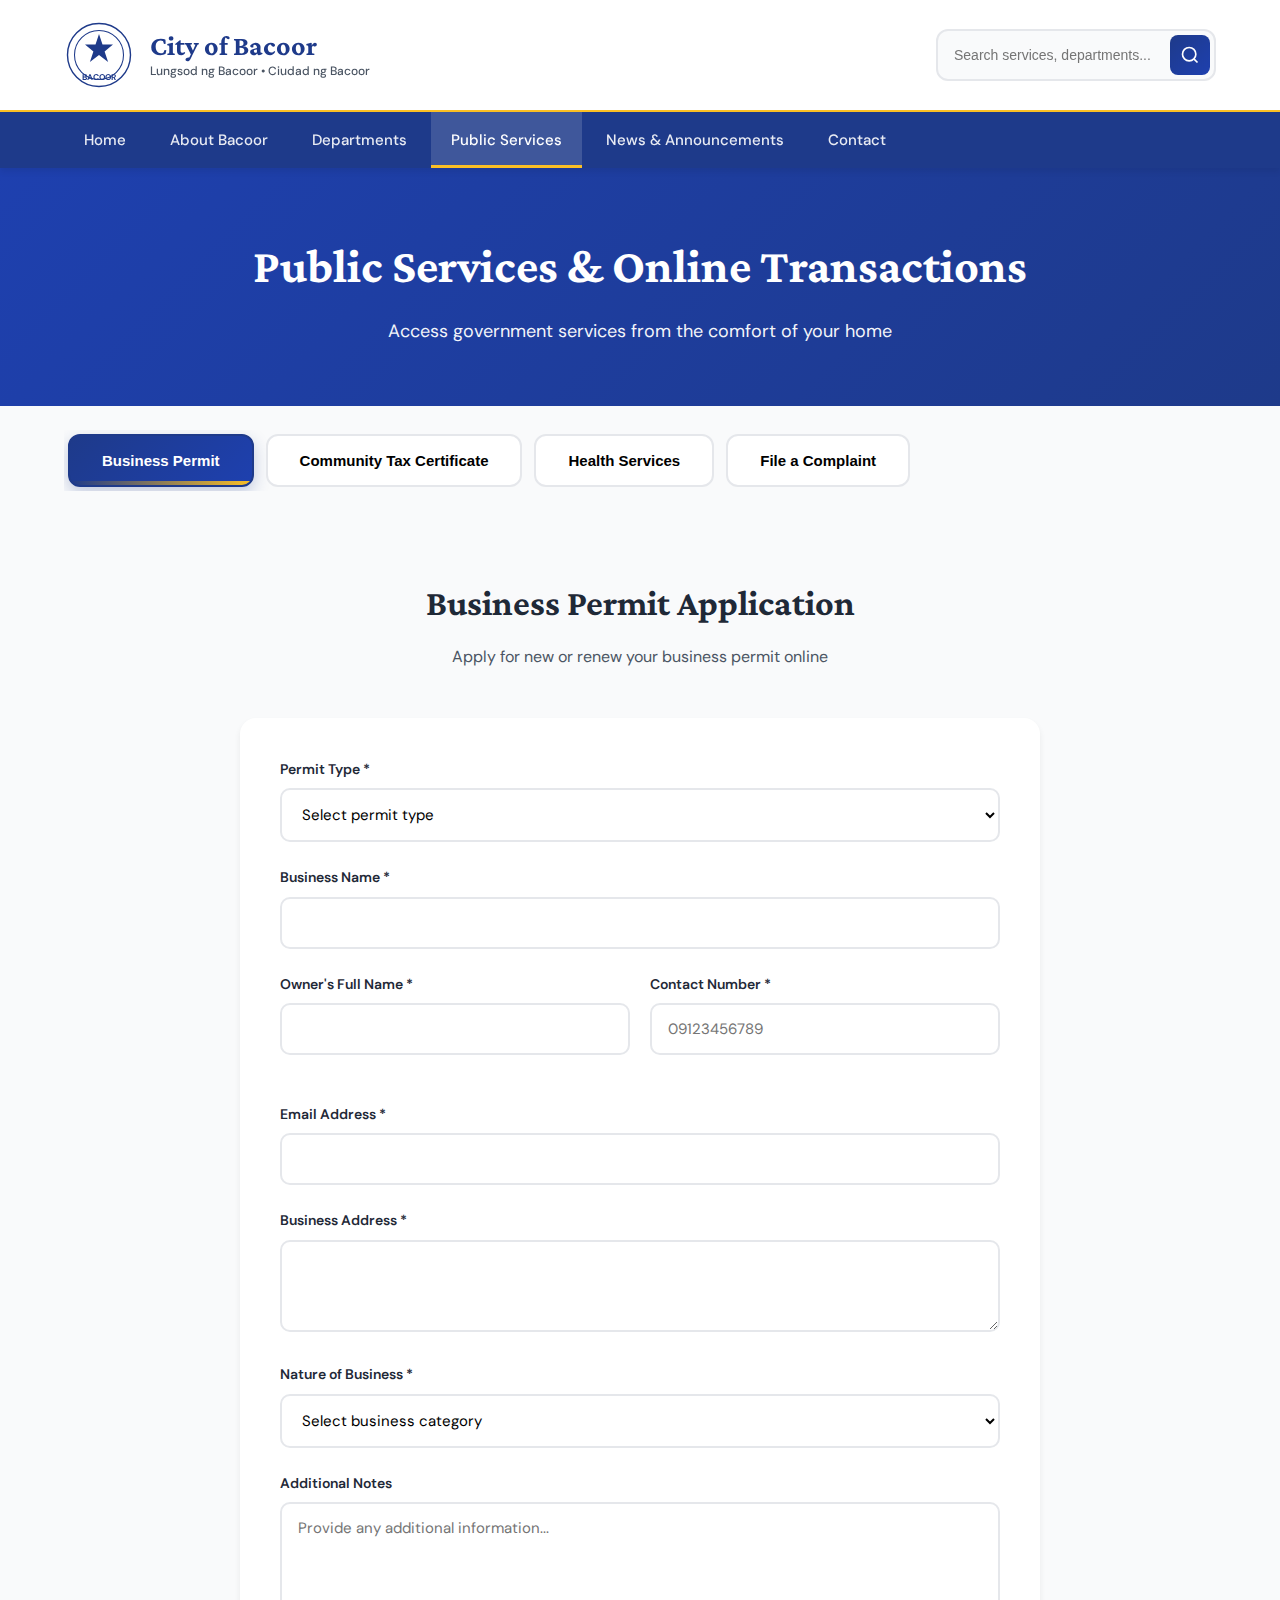
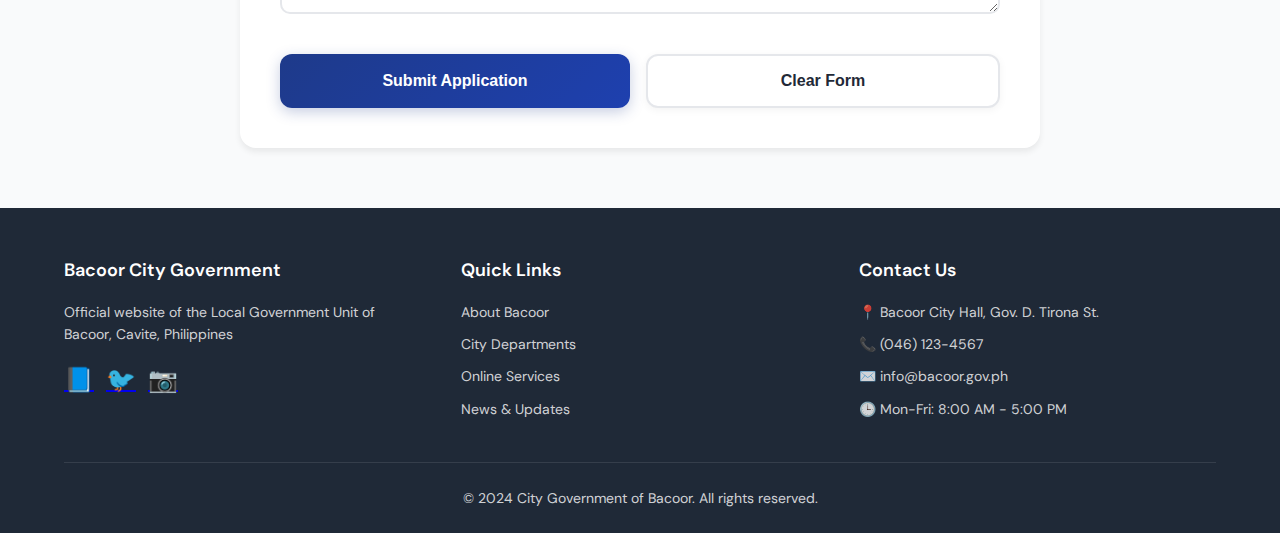
<file: services.html>
<!DOCTYPE html>
<html lang="en">
<head>
    <meta charset="UTF-8">
    <meta name="viewport" content="width=device-width, initial-scale=1.0">
    <title>Public Services - Bacoor City LGU</title>
    <link rel="stylesheet" href="css/style.css">
    <link href="https://fonts.googleapis.com/css2?family=Crimson+Pro:wght@400;600;700&family=DM+Sans:wght@400;500;700&display=swap" rel="stylesheet">
</head>
<body>
    <!-- Header -->
    <header class="main-header">
        <div class="header-top">
            <div class="container">
                <div class="header-brand">
                    <div class="seal-container">
                        <div class="seal-placeholder">
                            <svg viewBox="0 0 100 100" fill="none" xmlns="http://www.w3.org/2000/svg">
                                <circle cx="50" cy="50" r="45" stroke="currentColor" stroke-width="2"/>
                                <circle cx="50" cy="50" r="35" stroke="currentColor" stroke-width="1.5"/>
                                <path d="M50 20 L55 35 L70 35 L58 45 L63 60 L50 50 L37 60 L42 45 L30 35 L45 35 Z" fill="currentColor"/>
                                <text x="50" y="85" font-size="12" text-anchor="middle" fill="currentColor" font-weight="bold">BACOOR</text>
                            </svg>
                        </div>
                    </div>
                    <div class="brand-text">
                        <h1>City of Bacoor</h1>
                        <p class="tagline">Lungsod ng Bacoor • Ciudad ng Bacoor</p>
                    </div>
                </div>
                <div class="header-search">
                    <input type="text" id="headerSearch" placeholder="Search services, departments...">
                    <button onclick="performSearch()">
                        <svg width="20" height="20" viewBox="0 0 24 24" fill="none" stroke="currentColor" stroke-width="2">
                            <circle cx="11" cy="11" r="8"></circle>
                            <path d="m21 21-4.35-4.35"></path>
                        </svg>
                    </button>
                </div>
            </div>
        </div>
        
        <nav class="main-nav">
            <div class="container">
                <ul class="nav-menu">
                    <li><a href="index.html">Home</a></li>
                    <li><a href="about.html">About Bacoor</a></li>
                    <li><a href="departments.html">Departments</a></li>
                    <li><a href="services.html" class="active">Public Services</a></li>
                    <li><a href="news.html">News & Announcements</a></li>
                    <li><a href="#contact">Contact</a></li>
                </ul>
            </div>
        </nav>
    </header>

    <!-- Page Header -->
    <section class="page-header">
        <div class="container">
            <h1 class="page-title">Public Services & Online Transactions</h1>
            <p class="page-subtitle">Access government services from the comfort of your home</p>
        </div>
    </section>

    <!-- Services Navigation -->
    <section class="services-nav-section">
        <div class="container">
            <div class="services-tabs">
                <button class="tab-btn active" onclick="showService('business-permit')">Business Permit</button>
                <button class="tab-btn" onclick="showService('cedula')">Community Tax Certificate</button>
                <button class="tab-btn" onclick="showService('health')">Health Services</button>
                <button class="tab-btn" onclick="showService('complaints')">File a Complaint</button>
            </div>
        </div>
    </section>

    <!-- Service Forms -->
    <section class="services-content">
        <div class="container">
            <!-- Business Permit Form -->
            <div id="business-permit" class="service-panel active">
                <div class="service-header">
                    <h2>Business Permit Application</h2>
                    <p>Apply for new or renew your business permit online</p>
                </div>
                <form class="service-form" onsubmit="submitForm(event, 'business-permit')">
                    <div class="form-group">
                        <label for="bp-type">Permit Type *</label>
                        <select id="bp-type" required>
                            <option value="">Select permit type</option>
                            <option value="new">New Business Permit</option>
                            <option value="renewal">Renewal</option>
                            <option value="amendment">Amendment</option>
                        </select>
                    </div>

                    <div class="form-group">
                        <label for="bp-business-name">Business Name *</label>
                        <input type="text" id="bp-business-name" required>
                    </div>

                    <div class="form-row">
                        <div class="form-group">
                            <label for="bp-owner-name">Owner's Full Name *</label>
                            <input type="text" id="bp-owner-name" required>
                        </div>
                        <div class="form-group">
                            <label for="bp-contact">Contact Number *</label>
                            <input type="tel" id="bp-contact" pattern="[0-9]{11}" placeholder="09123456789" required>
                        </div>
                    </div>

                    <div class="form-group">
                        <label for="bp-email">Email Address *</label>
                        <input type="email" id="bp-email" required>
                    </div>

                    <div class="form-group">
                        <label for="bp-address">Business Address *</label>
                        <textarea id="bp-address" rows="3" required></textarea>
                    </div>

                    <div class="form-group">
                        <label for="bp-nature">Nature of Business *</label>
                        <select id="bp-nature" required>
                            <option value="">Select business category</option>
                            <option value="retail">Retail Trade</option>
                            <option value="food">Food & Beverage</option>
                            <option value="manufacturing">Manufacturing</option>
                            <option value="services">Professional Services</option>
                            <option value="other">Other</option>
                        </select>
                    </div>

                    <div class="form-group">
                        <label for="bp-notes">Additional Notes</label>
                        <textarea id="bp-notes" rows="4" placeholder="Provide any additional information..."></textarea>
                    </div>

                    <div class="form-actions">
                        <button type="submit" class="btn-primary">Submit Application</button>
                        <button type="reset" class="btn-secondary">Clear Form</button>
                    </div>
                </form>
            </div>

            <!-- Community Tax Certificate Form -->
            <div id="cedula" class="service-panel">
                <div class="service-header">
                    <h2>Community Tax Certificate (Cedula)</h2>
                    <p>Apply for your Community Tax Certificate online</p>
                </div>
                <form class="service-form" onsubmit="submitForm(event, 'cedula')">
                    <div class="form-row">
                        <div class="form-group">
                            <label for="ced-firstname">First Name *</label>
                            <input type="text" id="ced-firstname" required>
                        </div>
                        <div class="form-group">
                            <label for="ced-middlename">Middle Name</label>
                            <input type="text" id="ced-middlename">
                        </div>
                        <div class="form-group">
                            <label for="ced-lastname">Last Name *</label>
                            <input type="text" id="ced-lastname" required>
                        </div>
                    </div>

                    <div class="form-row">
                        <div class="form-group">
                            <label for="ced-birthdate">Date of Birth *</label>
                            <input type="date" id="ced-birthdate" required>
                        </div>
                        <div class="form-group">
                            <label for="ced-gender">Gender *</label>
                            <select id="ced-gender" required>
                                <option value="">Select gender</option>
                                <option value="male">Male</option>
                                <option value="female">Female</option>
                            </select>
                        </div>
                    </div>

                    <div class="form-group">
                        <label for="ced-address">Complete Address *</label>
                        <textarea id="ced-address" rows="3" required></textarea>
                    </div>

                    <div class="form-row">
                        <div class="form-group">
                            <label for="ced-occupation">Occupation *</label>
                            <input type="text" id="ced-occupation" required>
                        </div>
                        <div class="form-group">
                            <label for="ced-income">Annual Gross Income *</label>
                            <input type="number" id="ced-income" min="0" step="0.01" required>
                        </div>
                    </div>

                    <div class="form-row">
                        <div class="form-group">
                            <label for="ced-contact">Contact Number *</label>
                            <input type="tel" id="ced-contact" pattern="[0-9]{11}" placeholder="09123456789" required>
                        </div>
                        <div class="form-group">
                            <label for="ced-email">Email Address *</label>
                            <input type="email" id="ced-email" required>
                        </div>
                    </div>

                    <div class="form-actions">
                        <button type="submit" class="btn-primary">Submit Application</button>
                        <button type="reset" class="btn-secondary">Clear Form</button>
                    </div>
                </form>
            </div>

            <!-- Health Services Form -->
            <div id="health" class="service-panel">
                <div class="service-header">
                    <h2>Health Services Appointment</h2>
                    <p>Schedule an appointment for health consultations and services</p>
                </div>
                <form class="service-form" onsubmit="submitForm(event, 'health')">
                    <div class="form-group">
                        <label for="hs-service">Service Type *</label>
                        <select id="hs-service" required>
                            <option value="">Select service</option>
                            <option value="consultation">Medical Consultation</option>
                            <option value="immunization">Immunization</option>
                            <option value="prenatal">Prenatal Care</option>
                            <option value="dental">Dental Services</option>
                            <option value="medical-cert">Medical Certificate</option>
                        </select>
                    </div>

                    <div class="form-row">
                        <div class="form-group">
                            <label for="hs-name">Full Name *</label>
                            <input type="text" id="hs-name" required>
                        </div>
                        <div class="form-group">
                            <label for="hs-age">Age *</label>
                            <input type="number" id="hs-age" min="0" max="150" required>
                        </div>
                    </div>

                    <div class="form-row">
                        <div class="form-group">
                            <label for="hs-date">Preferred Date *</label>
                            <input type="date" id="hs-date" required>
                        </div>
                        <div class="form-group">
                            <label for="hs-time">Preferred Time *</label>
                            <select id="hs-time" required>
                                <option value="">Select time</option>
                                <option value="08:00">8:00 AM</option>
                                <option value="09:00">9:00 AM</option>
                                <option value="10:00">10:00 AM</option>
                                <option value="11:00">11:00 AM</option>
                                <option value="13:00">1:00 PM</option>
                                <option value="14:00">2:00 PM</option>
                                <option value="15:00">3:00 PM</option>
                            </select>
                        </div>
                    </div>

                    <div class="form-group">
                        <label for="hs-contact">Contact Number *</label>
                        <input type="tel" id="hs-contact" pattern="[0-9]{11}" placeholder="09123456789" required>
                    </div>

                    <div class="form-group">
                        <label for="hs-address">Complete Address *</label>
                        <textarea id="hs-address" rows="3" required></textarea>
                    </div>

                    <div class="form-group">
                        <label for="hs-concern">Health Concern/Purpose *</label>
                        <textarea id="hs-concern" rows="4" required></textarea>
                    </div>

                    <div class="form-actions">
                        <button type="submit" class="btn-primary">Book Appointment</button>
                        <button type="reset" class="btn-secondary">Clear Form</button>
                    </div>
                </form>
            </div>

            <!-- Complaints Form -->
            <div id="complaints" class="service-panel">
                <div class="service-header">
                    <h2>File a Complaint or Report</h2>
                    <p>Report issues, concerns, or complaints to the city government</p>
                </div>
                <form class="service-form" onsubmit="submitForm(event, 'complaints')">
                    <div class="form-group">
                        <label for="comp-category">Complaint Category *</label>
                        <select id="comp-category" required>
                            <option value="">Select category</option>
                            <option value="traffic">Traffic & Road Issues</option>
                            <option value="garbage">Garbage & Sanitation</option>
                            <option value="noise">Noise Pollution</option>
                            <option value="illegal">Illegal Activities</option>
                            <option value="public-safety">Public Safety</option>
                            <option value="facilities">Public Facilities</option>
                            <option value="other">Other</option>
                        </select>
                    </div>

                    <div class="form-group">
                        <label for="comp-subject">Subject/Title *</label>
                        <input type="text" id="comp-subject" required>
                    </div>

                    <div class="form-group">
                        <label for="comp-location">Location/Address *</label>
                        <textarea id="comp-location" rows="2" placeholder="Specify the exact location of the issue" required></textarea>
                    </div>

                    <div class="form-group">
                        <label for="comp-description">Detailed Description *</label>
                        <textarea id="comp-description" rows="6" placeholder="Provide a detailed description of your complaint..." required></textarea>
                    </div>

                    <div class="form-row">
                        <div class="form-group">
                            <label for="comp-name">Your Full Name *</label>
                            <input type="text" id="comp-name" required>
                        </div>
                        <div class="form-group">
                            <label for="comp-contact">Contact Number *</label>
                            <input type="tel" id="comp-contact" pattern="[0-9]{11}" placeholder="09123456789" required>
                        </div>
                    </div>

                    <div class="form-group">
                        <label for="comp-email">Email Address *</label>
                        <input type="email" id="comp-email" required>
                    </div>

                    <div class="form-group checkbox-group">
                        <input type="checkbox" id="comp-anonymous">
                        <label for="comp-anonymous">File this complaint anonymously (your contact info will be kept confidential)</label>
                    </div>

                    <div class="form-actions">
                        <button type="submit" class="btn-primary">Submit Complaint</button>
                        <button type="reset" class="btn-secondary">Clear Form</button>
                    </div>
                </form>
            </div>
        </div>
    </section>

    <!-- Success Modal -->
    <div id="successModal" class="modal">
        <div class="modal-content success-modal">
            <div class="success-icon">✓</div>
            <h2>Submission Successful!</h2>
            <p id="successMessage"></p>
            <button onclick="closeSuccessModal()" class="btn-primary">Close</button>
        </div>
    </div>

    <!-- Footer -->
    <footer class="main-footer">
        <div class="container">
            <div class="footer-grid">
                <div class="footer-section">
                    <h3>Bacoor City Government</h3>
                    <p>Official website of the Local Government Unit of Bacoor, Cavite, Philippines</p>
                    <div class="social-links">
                        <a href="#" aria-label="Facebook">📘</a>
                        <a href="#" aria-label="Twitter">🐦</a>
                        <a href="#" aria-label="Instagram">📷</a>
                    </div>
                </div>
                <div class="footer-section">
                    <h3>Quick Links</h3>
                    <ul>
                        <li><a href="about.html">About Bacoor</a></li>
                        <li><a href="departments.html">City Departments</a></li>
                        <li><a href="services.html">Online Services</a></li>
                        <li><a href="news.html">News & Updates</a></li>
                    </ul>
                </div>
                <div class="footer-section">
                    <h3>Contact Us</h3>
                    <ul>
                        <li>📍 Bacoor City Hall, Gov. D. Tirona St.</li>
                        <li>📞 (046) 123-4567</li>
                        <li>✉️ info@bacoor.gov.ph</li>
                        <li>🕒 Mon-Fri: 8:00 AM - 5:00 PM</li>
                    </ul>
                </div>
            </div>
            <div class="footer-bottom">
                <p>&copy; 2024 City Government of Bacoor. All rights reserved.</p>
            </div>
        </div>
    </footer>

    <script src="Script/script.js"></script>
</body>

</html>
</file>
<file: css/style.css>
/* ===== CSS Variables & Reset ===== */
:root {
    --primary-color: #1e3a8a;
    --primary-dark: #1e40af;
    --primary-light: #3b82f6;
    --secondary-color: #dc2626;
    --accent-gold: #fbbf24;
    --text-dark: #1f2937;
    --text-medium: #4b5563;
    --text-light: #6b7280;
    --bg-light: #f9fafb;
    --bg-white: #ffffff;
    --border-color: #e5e7eb;
    --success: #10b981;
    --warning: #f59e0b;
    --danger: #ef4444;
    
    --font-display: 'Crimson Pro', serif;
    --font-body: 'DM Sans', sans-serif;
    
    --shadow-sm: 0 1px 2px rgba(0, 0, 0, 0.05);
    --shadow-md: 0 4px 6px rgba(0, 0, 0, 0.07);
    --shadow-lg: 0 10px 15px rgba(0, 0, 0, 0.1);
    --shadow-xl: 0 20px 25px rgba(0, 0, 0, 0.15);
    
    --transition: all 0.3s cubic-bezier(0.4, 0, 0.2, 1);
}

* {
    margin: 0;
    padding: 0;
    box-sizing: border-box;
}

body {
    font-family: var(--font-body);
    color: var(--text-dark);
    line-height: 1.6;
    background: var(--bg-light);
}

.container {
    max-width: 1200px;
    margin: 0 auto;
    padding: 0 24px;
}

/* ===== Header Styles ===== */
.main-header {
    background: var(--bg-white);
    box-shadow: var(--shadow-md);
    position: sticky;
    top: 0;
    z-index: 1000;
}

.header-top {
    padding: 20px 0;
    border-bottom: 2px solid var(--accent-gold);
}

.header-top .container {
    display: flex;
    justify-content: space-between;
    align-items: center;
    gap: 24px;
}

.header-brand {
    display: flex;
    align-items: center;
    gap: 16px;
}

.seal-container {
    width: 70px;
    height: 70px;
}

.seal-placeholder {
    width: 100%;
    height: 100%;
    color: var(--primary-color);
}

.seal-placeholder svg {
    width: 100%;
    height: 100%;
}

.brand-text h1 {
    font-family: var(--font-display);
    font-size: 28px;
    font-weight: 700;
    color: var(--primary-color);
    line-height: 1.2;
}

.tagline {
    font-size: 12px;
    color: var(--text-medium);
    font-weight: 500;
}

.header-search {
    display: flex;
    align-items: center;
    background: var(--bg-light);
    border: 2px solid var(--border-color);
    border-radius: 12px;
    padding: 4px;
    min-width: 280px;
    transition: var(--transition);
}

.header-search:focus-within {
    border-color: var(--primary-color);
    box-shadow: 0 0 0 3px rgba(30, 58, 138, 0.1);
}

.header-search input {
    border: none;
    background: none;
    outline: none;
    flex: 1;
    font-size: 14px;
    color: var(--text-dark);
    padding: 8px 12px;
}

.header-search button {
    border: none;
    background: linear-gradient(135deg, var(--primary-color) 0%, var(--primary-dark) 100%);
    cursor: pointer;
    color: var(--bg-white);
    padding: 10px;
    display: flex;
    align-items: center;
    justify-content: center;
    border-radius: 8px;
    transition: var(--transition);
    width: 40px;
    height: 40px;
}

.header-search button:hover {
    background: linear-gradient(135deg, var(--primary-dark) 0%, #1e3a8a 100%);
    box-shadow: 0 4px 12px rgba(30, 58, 138, 0.3);
    transform: scale(1.05);
}

.header-search button:active {
    transform: scale(0.98);
}

/* ===== Navigation ===== */
.main-nav {
    background: var(--primary-color);
}

.nav-menu {
    list-style: none;
    display: flex;
    gap: 4px;
}

.nav-menu li a {
    display: block;
    padding: 16px 20px;
    color: rgba(255, 255, 255, 0.9);
    text-decoration: none;
    font-weight: 500;
    font-size: 15px;
    transition: var(--transition);
    position: relative;
}

.nav-menu li a:hover,
.nav-menu li a.active {
    background: rgba(255, 255, 255, 0.15);
    color: var(--bg-white);
}

.nav-menu li a.active::after {
    content: '';
    position: absolute;
    bottom: 0;
    left: 0;
    right: 0;
    height: 3px;
    background: var(--accent-gold);
}

/* ===== Hero Section ===== */
.hero {
    position: relative;
    background: linear-gradient(135deg, var(--primary-dark) 0%, var(--primary-color) 50%, var(--primary-light) 100%);
    color: var(--bg-white);
    padding: 80px 0;
    overflow: hidden;
}

.hero::before {
    content: '';
    position: absolute;
    top: 0;
    left: 0;
    right: 0;
    bottom: 0;
    background: 
        repeating-linear-gradient(
            90deg,
            transparent,
            transparent 50px,
            rgba(255, 255, 255, 0.03) 50px,
            rgba(255, 255, 255, 0.03) 51px
        ),
        repeating-linear-gradient(
            0deg,
            transparent,
            transparent 50px,
            rgba(255, 255, 255, 0.03) 50px,
            rgba(255, 255, 255, 0.03) 51px
        );
    opacity: 0.5;
}

.hero-content {
    position: relative;
    z-index: 1;
    text-align: center;
}

.hero-title {
    font-family: var(--font-display);
    font-size: 56px;
    font-weight: 700;
    margin-bottom: 16px;
    animation: fadeInUp 0.8s ease;
}

.hero-subtitle {
    font-size: 22px;
    margin-bottom: 48px;
    opacity: 0.95;
    animation: fadeInUp 0.8s ease 0.2s backwards;
}

.hero-stats {
    display: flex;
    justify-content: center;
    gap: 60px;
    margin-top: 40px;
}

.stat-item {
    text-align: center;
}

.stat-number {
    font-family: var(--font-display);
    font-size: 42px;
    font-weight: 700;
    display: block;
    margin-bottom: 8px;
}

.stat-label {
    font-size: 15px;
    opacity: 0.9;
}

/* ===== Quick Services ===== */
.quick-services {
    padding: 60px 0;
    background: var(--bg-white);
}

.section-title {
    font-family: var(--font-display);
    font-size: 36px;
    font-weight: 700;
    text-align: center;
    margin-bottom: 40px;
    color: var(--text-dark);
    position: relative;
}

.section-title::after {
    content: '';
    position: absolute;
    bottom: -12px;
    left: 50%;
    transform: translateX(-50%);
    width: 80px;
    height: 4px;
    background: linear-gradient(90deg, var(--primary-color), var(--accent-gold));
    border-radius: 2px;
}

.services-grid {
    display: grid;
    grid-template-columns: repeat(auto-fit, minmax(260px, 1fr));
    gap: 24px;
}

.service-card {
    background: linear-gradient(135deg, var(--bg-white) 0%, #f8fafc 100%);
    border: 2px solid var(--border-color);
    border-radius: 16px;
    padding: 32px 24px;
    text-align: center;
    transition: var(--transition);
    cursor: pointer;
    position: relative;
    overflow: hidden;
}

.service-card::before {
    content: '';
    position: absolute;
    top: 0;
    left: 0;
    right: 0;
    height: 4px;
    background: linear-gradient(90deg, var(--primary-color), var(--primary-light));
    transform: scaleX(0);
    transition: transform 0.4s ease;
}

.service-card:hover::before {
    transform: scaleX(1);
}

.service-card:hover {
    border-color: var(--primary-color);
    box-shadow: 0 12px 28px rgba(30, 58, 138, 0.15);
    transform: translateY(-6px);
    background: var(--bg-white);
}

.service-icon {
    font-size: 56px;
    margin-bottom: 16px;
    display: inline-block;
    transition: var(--transition);
}

.service-card:hover .service-icon {
    transform: scale(1.1) rotate(5deg);
}

.service-card h3 {
    font-size: 20px;
    font-weight: 700;
    margin-bottom: 12px;
    color: var(--text-dark);
}

.service-card p {
    color: var(--text-medium);
    font-size: 14px;
    line-height: 1.6;
}

/* ===== Latest News ===== */
.latest-news {
    padding: 60px 0;
    background: var(--bg-light);
}

.section-header {
    display: flex;
    justify-content: space-between;
    align-items: center;
    margin-bottom: 40px;
}

.view-all {
    color: var(--primary-color);
    text-decoration: none;
    font-weight: 600;
    transition: var(--transition);
}

.view-all:hover {
    color: var(--primary-dark);
}

.news-feed {
    display: grid;
    gap: 24px;
}

.news-item {
    background: var(--bg-white);
    border-radius: 16px;
    padding: 28px;
    display: flex;
    gap: 24px;
    box-shadow: 0 2px 10px rgba(0, 0, 0, 0.06);
    transition: all 0.4s cubic-bezier(0.4, 0, 0.2, 1);
    cursor: pointer;
    border: 2px solid transparent;
    position: relative;
    overflow: hidden;
}

.news-item::before {
    content: '';
    position: absolute;
    top: 0;
    left: 0;
    width: 4px;
    height: 100%;
    background: linear-gradient(180deg, var(--primary-color), var(--accent-gold));
    transform: scaleY(0);
    transition: transform 0.4s ease;
}

.news-item:hover::before {
    transform: scaleY(1);
}

.news-item:hover {
    box-shadow: 0 12px 28px rgba(30, 58, 138, 0.12);
    transform: translateY(-4px);
    border-color: var(--border-color);
}

.news-date-badge {
    background: linear-gradient(135deg, var(--primary-color) 0%, var(--primary-dark) 100%);
    color: var(--bg-white);
    border-radius: 12px;
    padding: 16px 20px;
    text-align: center;
    min-width: 90px;
    box-shadow: 0 4px 12px rgba(30, 58, 138, 0.2);
    transition: var(--transition);
}

.news-item:hover .news-date-badge {
    transform: scale(1.05);
}

.news-date-badge .day {
    font-size: 32px;
    font-weight: 700;
    display: block;
    line-height: 1;
}

.news-date-badge .month {
    font-size: 13px;
    text-transform: uppercase;
    font-weight: 600;
    margin-top: 4px;
    display: block;
}

.news-content h3 {
    font-size: 20px;
    font-weight: 700;
    margin-bottom: 8px;
    color: var(--text-dark);
    transition: color 0.3s ease;
}

.news-item:hover .news-content h3 {
    color: var(--primary-color);
}

.news-content p {
    color: var(--text-medium);
    font-size: 14px;
    line-height: 1.6;
}

/* ===== City Highlights ===== */
.city-highlights {
    padding: 60px 0;
    background: var(--bg-white);
}

.highlights-grid {
    display: grid;
    grid-template-columns: repeat(auto-fit, minmax(320px, 1fr));
    gap: 32px;
}

.highlight-card {
    border-radius: 20px;
    overflow: hidden;
    box-shadow: 0 4px 16px rgba(0, 0, 0, 0.08);
    transition: all 0.4s cubic-bezier(0.4, 0, 0.2, 1);
    border: 2px solid transparent;
}

.highlight-card:hover {
    transform: translateY(-12px);
    box-shadow: 0 20px 40px rgba(0, 0, 0, 0.15);
    border-color: rgba(255, 255, 255, 0.2);
}

.highlight-image {
    height: 200px;
    display: flex;
    align-items: center;
    justify-content: center;
    position: relative;
    overflow: hidden;
}

.highlight-image::before {
    content: '';
    position: absolute;
    top: 0;
    left: 0;
    right: 0;
    bottom: 0;
    background: linear-gradient(135deg, transparent 0%, rgba(0, 0, 0, 0.1) 100%);
}

.highlight-icon {
    font-size: 72px;
    position: relative;
    z-index: 1;
    transition: var(--transition);
    filter: drop-shadow(0 4px 12px rgba(0, 0, 0, 0.2));
}

.highlight-card:hover .highlight-icon {
    transform: scale(1.15) rotate(5deg);
}

.highlight-content {
    padding: 32px;
    background: var(--bg-white);
}

.highlight-content h3 {
    font-size: 24px;
    font-weight: 700;
    margin-bottom: 12px;
    color: var(--text-dark);
}

.highlight-content p {
    color: var(--text-medium);
    line-height: 1.7;
    font-size: 15px;
}

/* ===== Footer ===== */
.main-footer {
    background: var(--text-dark);
    color: rgba(255, 255, 255, 0.8);
    padding: 48px 0 24px;
}

.footer-grid {
    display: grid;
    grid-template-columns: repeat(auto-fit, minmax(250px, 1fr));
    gap: 40px;
    margin-bottom: 32px;
}

.footer-section h3 {
    color: var(--bg-white);
    font-size: 18px;
    font-weight: 600;
    margin-bottom: 16px;
}

.footer-section p {
    font-size: 14px;
    line-height: 1.6;
    margin-bottom: 16px;
}

.footer-section ul {
    list-style: none;
}

.footer-section ul li {
    margin-bottom: 10px;
    font-size: 14px;
}

.footer-section ul li a {
    color: rgba(255, 255, 255, 0.8);
    text-decoration: none;
    transition: var(--transition);
}

.footer-section ul li a:hover {
    color: var(--accent-gold);
}

.social-links {
    display: flex;
    gap: 12px;
}

.social-links a {
    font-size: 24px;
    transition: var(--transition);
}

.social-links a:hover {
    transform: scale(1.2);
}

.footer-bottom {
    border-top: 1px solid rgba(255, 255, 255, 0.1);
    padding-top: 24px;
    text-align: center;
    font-size: 14px;
}

/* ===== Page Header ===== */
.page-header {
    background: linear-gradient(135deg, var(--primary-dark) 0%, var(--primary-color) 100%);
    color: var(--bg-white);
    padding: 60px 0;
    text-align: center;
}

.page-title {
    font-family: var(--font-display);
    font-size: 48px;
    font-weight: 700;
    margin-bottom: 12px;
}

.page-subtitle {
    font-size: 18px;
    opacity: 0.95;
}

/* ===== Content Section ===== */
.content-section {
    padding: 60px 0;
    background: var(--bg-white);
}

.content-grid {
    display: grid;
    grid-template-columns: 1fr 350px;
    gap: 48px;
}

.content-title {
    font-family: var(--font-display);
    font-size: 32px;
    font-weight: 700;
    margin: 32px 0 20px;
    color: var(--text-dark);
}

.text-content p {
    margin-bottom: 20px;
    line-height: 1.8;
    color: var(--text-medium);
}

.vision-card,
.mission-card {
    background: linear-gradient(135deg, var(--bg-light) 0%, var(--bg-white) 100%);
    border-left: 4px solid var(--primary-color);
    border-radius: 8px;
    padding: 28px;
    margin: 24px 0;
}

.card-icon {
    font-size: 36px;
    margin-bottom: 16px;
}

.mission-list {
    list-style: none;
    padding-left: 0;
}

.mission-list li {
    padding-left: 32px;
    margin-bottom: 16px;
    position: relative;
    line-height: 1.7;
}

.mission-list li::before {
    content: '✓';
    position: absolute;
    left: 0;
    color: var(--success);
    font-weight: bold;
    font-size: 18px;
}

.values-grid {
    display: grid;
    grid-template-columns: repeat(auto-fit, minmax(240px, 1fr));
    gap: 24px;
    margin-top: 32px;
}

.value-card {
    background: var(--bg-light);
    border-radius: 12px;
    padding: 24px;
    text-align: center;
    transition: var(--transition);
}

.value-card:hover {
    background: var(--bg-white);
    box-shadow: var(--shadow-md);
}

.value-icon {
    font-size: 42px;
    margin-bottom: 16px;
}

.value-card h3 {
    font-size: 18px;
    font-weight: 600;
    margin-bottom: 12px;
}

.value-card p {
    font-size: 14px;
    color: var(--text-medium);
    line-height: 1.6;
}

/* ===== Sidebar ===== */
.sidebar-card {
    background: linear-gradient(135deg, var(--bg-white) 0%, #f8fafc 100%);
    border-radius: 16px;
    padding: 28px;
    margin-bottom: 24px;
    box-shadow: 0 4px 12px rgba(0, 0, 0, 0.05);
    border: 2px solid var(--border-color);
    transition: var(--transition);
}

.sidebar-card:hover {
    box-shadow: 0 8px 20px rgba(0, 0, 0, 0.08);
    border-color: var(--primary-color);
    transform: translateY(-2px);
}

.sidebar-card h3 {
    font-size: 20px;
    font-weight: 700;
    margin-bottom: 20px;
    color: var(--text-dark);
    position: relative;
    padding-bottom: 12px;
}

.sidebar-card h3::after {
    content: '';
    position: absolute;
    bottom: 0;
    left: 0;
    width: 40px;
    height: 3px;
    background: linear-gradient(90deg, var(--primary-color), var(--accent-gold));
    border-radius: 2px;
}

.fact-list {
    display: grid;
    gap: 16px;
}

.fact-list dt {
    font-weight: 600;
    color: var(--text-dark);
    font-size: 14px;
}

.fact-list dd {
    color: var(--text-medium);
    font-size: 15px;
    margin-bottom: 12px;
}

.official-card {
    padding: 20px;
    background: var(--bg-white);
    border-radius: 12px;
    margin-bottom: 16px;
    border: 2px solid var(--border-color);
    transition: var(--transition);
}

.official-card:hover {
    border-color: var(--primary-color);
    box-shadow: 0 4px 12px rgba(30, 58, 138, 0.1);
    transform: translateX(4px);
}

.official-card strong {
    display: block;
    color: var(--primary-color);
    font-size: 12px;
    margin-bottom: 6px;
    text-transform: uppercase;
    letter-spacing: 0.5px;
    font-weight: 700;
}

.official-card p {
    color: var(--text-dark);
    font-size: 16px;
    font-weight: 600;
}

.btn-link {
    display: inline-block;
    color: var(--primary-color);
    text-decoration: none;
    font-weight: 600;
    margin-top: 12px;
    transition: var(--transition);
}

.btn-link:hover {
    color: var(--primary-dark);
}

.contact-list {
    list-style: none;
}

.contact-list li {
    margin-bottom: 16px;
    line-height: 1.6;
}

.contact-list strong {
    display: block;
    color: var(--text-dark);
    margin-bottom: 4px;
}

/* ===== Departments Page ===== */
.department-search-section {
    padding: 32px 0;
    background: var(--bg-light);
}

.search-filter-bar {
    display: flex;
    flex-direction: column;
    gap: 20px;
}

.search-box {
    position: relative;
    flex: 1;
}

.search-box input {
    width: 100%;
    padding: 16px 56px 16px 20px;
    border: 2px solid var(--border-color);
    border-radius: 14px;
    font-size: 15px;
    outline: none;
    transition: all 0.3s cubic-bezier(0.4, 0, 0.2, 1);
    background: var(--bg-white);
}

.search-box input:focus {
    border-color: var(--primary-color);
    box-shadow: 0 0 0 4px rgba(30, 58, 138, 0.1);
}

.search-box input:hover {
    border-color: var(--text-medium);
}

.search-box svg {
    position: absolute;
    right: 20px;
    top: 50%;
    transform: translateY(-50%);
    color: var(--text-medium);
    pointer-events: none;
}

.filter-buttons {
    display: flex;
    gap: 12px;
    flex-wrap: wrap;
}

.filter-btn {
    padding: 12px 24px;
    border: 2px solid var(--border-color);
    background: var(--bg-white);
    color: var(--text-dark);
    border-radius: 50px;
    cursor: pointer;
    font-weight: 600;
    font-size: 14px;
    transition: all 0.3s cubic-bezier(0.4, 0, 0.2, 1);
    position: relative;
    overflow: hidden;
}

.filter-btn::before {
    content: '';
    position: absolute;
    top: 50%;
    left: 50%;
    width: 0;
    height: 0;
    border-radius: 50%;
    background: var(--primary-color);
    transform: translate(-50%, -50%);
    transition: width 0.4s ease, height 0.4s ease;
    z-index: 0;
}

.filter-btn span {
    position: relative;
    z-index: 1;
}

.filter-btn:hover {
    border-color: var(--primary-color);
    color: var(--primary-color);
    box-shadow: 0 4px 12px rgba(30, 58, 138, 0.15);
    transform: translateY(-2px);
}

.filter-btn.active {
    background: linear-gradient(135deg, var(--primary-color) 0%, var(--primary-dark) 100%);
    color: var(--bg-white);
    border-color: var(--primary-color);
    box-shadow: 0 6px 16px rgba(30, 58, 138, 0.25);
    transform: translateY(-2px);
}

.filter-btn.active::before {
    width: 100%;
    height: 100%;
}

.departments-section {
    padding: 60px 0;
}

.departments-grid {
    display: grid;
    grid-template-columns: repeat(auto-fill, minmax(320px, 1fr));
    gap: 24px;
}

.dept-card {
    background: var(--bg-white);
    border: 2px solid var(--border-color);
    border-radius: 16px;
    padding: 28px;
    transition: var(--transition);
    position: relative;
    overflow: hidden;
}

.dept-card::before {
    content: '';
    position: absolute;
    top: 0;
    left: 0;
    width: 100%;
    height: 100%;
    background: linear-gradient(135deg, rgba(30, 58, 138, 0.05) 0%, transparent 100%);
    opacity: 0;
    transition: opacity 0.4s ease;
}

.dept-card:hover::before {
    opacity: 1;
}

.dept-card:hover {
    border-color: var(--primary-color);
    box-shadow: 0 12px 28px rgba(30, 58, 138, 0.12);
    transform: translateY(-4px);
}

.dept-icon {
    font-size: 56px;
    margin-bottom: 16px;
    display: inline-block;
    transition: var(--transition);
}

.dept-card:hover .dept-icon {
    transform: scale(1.15);
}

.dept-name {
    font-size: 20px;
    font-weight: 700;
    margin-bottom: 12px;
    color: var(--text-dark);
}

.dept-desc {
    color: var(--text-medium);
    font-size: 14px;
    line-height: 1.6;
    margin-bottom: 20px;
}

.dept-contact {
    margin-bottom: 20px;
}

.dept-contact p {
    font-size: 13px;
    color: var(--text-medium);
    margin-bottom: 6px;
}

.dept-btn {
    width: 100%;
    padding: 14px;
    background: linear-gradient(135deg, var(--primary-color) 0%, var(--primary-dark) 100%);
    color: var(--bg-white);
    border: none;
    border-radius: 10px;
    font-weight: 700;
    font-size: 15px;
    cursor: pointer;
    transition: var(--transition);
    position: relative;
    overflow: hidden;
    box-shadow: 0 4px 12px rgba(30, 58, 138, 0.2);
}

.dept-btn::before {
    content: '';
    position: absolute;
    top: 50%;
    left: 50%;
    width: 0;
    height: 0;
    border-radius: 50%;
    background: rgba(255, 255, 255, 0.2);
    transform: translate(-50%, -50%);
    transition: width 0.6s, height 0.6s;
}

.dept-btn:hover::before {
    width: 300px;
    height: 300px;
}

.dept-btn:hover {
    background: linear-gradient(135deg, var(--primary-dark) 0%, #1e3a8a 100%);
    box-shadow: 0 8px 20px rgba(30, 58, 138, 0.3);
    transform: translateY(-2px);
}

.dept-btn:active {
    transform: translateY(0);
}

.no-results {
    text-align: center;
    padding: 60px 20px;
    color: var(--text-medium);
    font-size: 18px;
}

/* ===== Services Page ===== */
.services-nav-section {
    background: var(--bg-light);
    padding: 24px 0;
}

.services-tabs {
    display: flex;
    gap: 12px;
    overflow-x: auto;
    padding: 4px;
}

.tab-btn {
    padding: 16px 32px;
    background: var(--bg-white);
    border: 2px solid var(--border-color);
    border-radius: 12px;
    cursor: pointer;
    font-weight: 700;
    font-size: 15px;
    white-space: nowrap;
    transition: all 0.3s cubic-bezier(0.4, 0, 0.2, 1);
    position: relative;
    overflow: hidden;
}

.tab-btn::after {
    content: '';
    position: absolute;
    bottom: 0;
    left: 0;
    right: 0;
    height: 4px;
    background: linear-gradient(90deg, var(--primary-color), var(--accent-gold));
    transform: scaleX(0);
    transition: transform 0.3s ease;
}

.tab-btn:hover {
    border-color: var(--primary-color);
    color: var(--primary-color);
    box-shadow: 0 4px 12px rgba(30, 58, 138, 0.1);
    transform: translateY(-2px);
}

.tab-btn.active {
    background: linear-gradient(135deg, var(--primary-color) 0%, var(--primary-dark) 100%);
    color: var(--bg-white);
    border-color: var(--primary-color);
    box-shadow: 0 6px 16px rgba(30, 58, 138, 0.25);
}

.tab-btn.active::after {
    transform: scaleX(1);
}

.services-content {
    padding: 60px 0;
}

.service-panel {
    display: none;
}

.service-panel.active {
    display: block;
}

.service-header {
    text-align: center;
    margin-bottom: 48px;
}

.service-header h2 {
    font-family: var(--font-display);
    font-size: 36px;
    font-weight: 700;
    margin-bottom: 12px;
}

.service-header p {
    color: var(--text-medium);
    font-size: 16px;
}

.service-form {
    max-width: 800px;
    margin: 0 auto;
    background: var(--bg-white);
    border-radius: 16px;
    padding: 40px;
    box-shadow: var(--shadow-md);
}

.form-group {
    margin-bottom: 24px;
}

.form-row {
    display: grid;
    grid-template-columns: repeat(auto-fit, minmax(240px, 1fr));
    gap: 20px;
    margin-bottom: 24px;
}

.form-group label {
    display: block;
    font-weight: 600;
    color: var(--text-dark);
    margin-bottom: 8px;
    font-size: 14px;
}

.form-group input,
.form-group select,
.form-group textarea {
    width: 100%;
    padding: 14px 16px;
    border: 2px solid var(--border-color);
    border-radius: 10px;
    font-size: 15px;
    font-family: var(--font-body);
    transition: all 0.3s cubic-bezier(0.4, 0, 0.2, 1);
    background: var(--bg-white);
}

.form-group input:focus,
.form-group select:focus,
.form-group textarea:focus {
    outline: none;
    border-color: var(--primary-color);
    box-shadow: 0 0 0 4px rgba(30, 58, 138, 0.1);
    background: var(--bg-white);
}

.form-group input:hover,
.form-group select:hover,
.form-group textarea:hover {
    border-color: var(--text-medium);
}

.form-group textarea {
    resize: vertical;
}

.checkbox-group {
    display: flex;
    align-items: flex-start;
    gap: 12px;
}

.checkbox-group input[type="checkbox"] {
    width: auto;
    margin-top: 4px;
}

.checkbox-group label {
    margin-bottom: 0;
    font-weight: 400;
}

.form-actions {
    display: flex;
    gap: 16px;
    margin-top: 32px;
}

.btn-primary,
.btn-secondary {
    flex: 1;
    padding: 16px 32px;
    border: none;
    border-radius: 12px;
    font-weight: 700;
    font-size: 16px;
    cursor: pointer;
    transition: all 0.3s cubic-bezier(0.4, 0, 0.2, 1);
    position: relative;
    overflow: hidden;
}

.btn-primary {
    background: linear-gradient(135deg, var(--primary-color) 0%, var(--primary-dark) 100%);
    color: var(--bg-white);
    box-shadow: 0 4px 14px rgba(30, 58, 138, 0.25);
}

.btn-primary::before {
    content: '';
    position: absolute;
    top: 0;
    left: -100%;
    width: 100%;
    height: 100%;
    background: linear-gradient(90deg, transparent, rgba(255, 255, 255, 0.3), transparent);
    transition: left 0.5s ease;
}

.btn-primary:hover::before {
    left: 100%;
}

.btn-primary:hover {
    background: linear-gradient(135deg, var(--primary-dark) 0%, #1e3a8a 100%);
    box-shadow: 0 8px 24px rgba(30, 58, 138, 0.35);
    transform: translateY(-2px);
}

.btn-primary:active {
    transform: translateY(0);
    box-shadow: 0 2px 8px rgba(30, 58, 138, 0.25);
}

.btn-secondary {
    background: var(--bg-white);
    color: var(--text-dark);
    border: 2px solid var(--border-color);
    box-shadow: 0 2px 8px rgba(0, 0, 0, 0.05);
}

.btn-secondary:hover {
    background: var(--bg-light);
    border-color: var(--text-medium);
    box-shadow: 0 4px 12px rgba(0, 0, 0, 0.1);
    transform: translateY(-2px);
}

.btn-secondary:active {
    transform: translateY(0);
}

/* ===== News Page ===== */
.news-filter-section {
    padding: 32px 0;
    background: var(--bg-light);
}

.filter-bar {
    display: flex;
    justify-content: center;
}

.featured-news-section {
    padding: 40px 0 20px;
}

.featured-news-card {
    background: linear-gradient(135deg, var(--primary-dark) 0%, var(--primary-color) 100%);
    border-radius: 16px;
    padding: 48px;
    color: var(--bg-white);
    position: relative;
    cursor: pointer;
    transition: var(--transition);
    overflow: hidden;
}

.featured-news-card::before {
    content: '';
    position: absolute;
    top: 0;
    left: 0;
    right: 0;
    bottom: 0;
    background: url('data:image/svg+xml,<svg width="100" height="100" xmlns="http://www.w3.org/2000/svg"><defs><pattern id="grid" width="20" height="20" patternUnits="userSpaceOnUse"><path d="M 20 0 L 0 0 0 20" fill="none" stroke="rgba(255,255,255,0.1)" stroke-width="1"/></pattern></defs><rect width="100" height="100" fill="url(%23grid)"/></svg>');
    opacity: 0.5;
}

.featured-news-card:hover {
    transform: translateY(-4px);
    box-shadow: var(--shadow-xl);
}

.featured-news-badge {
    position: absolute;
    top: 24px;
    right: 24px;
    background: var(--accent-gold);
    color: var(--text-dark);
    padding: 8px 16px;
    border-radius: 20px;
    font-weight: 700;
    font-size: 13px;
}

.featured-news-content {
    position: relative;
    z-index: 1;
}

.news-category {
    display: inline-block;
    padding: 6px 14px;
    border-radius: 16px;
    font-size: 12px;
    font-weight: 700;
    text-transform: uppercase;
    margin-bottom: 16px;
}

.news-category-news {
    background: var(--success);
    color: var(--bg-white);
}

.news-category-announcement {
    background: var(--warning);
    color: var(--text-dark);
}

.news-category-advisory {
    background: var(--danger);
    color: var(--bg-white);
}

.news-category-event {
    background: var(--accent-gold);
    color: var(--text-dark);
}

.featured-news-title {
    font-family: var(--font-display);
    font-size: 36px;
    font-weight: 700;
    margin-bottom: 16px;
    line-height: 1.3;
}

.featured-news-excerpt {
    font-size: 18px;
    line-height: 1.7;
    margin-bottom: 24px;
    opacity: 0.95;
}

.news-meta {
    display: flex;
    gap: 24px;
    font-size: 14px;
}

.news-grid-section {
    padding: 40px 0 60px;
}

.news-grid {
    display: grid;
    grid-template-columns: repeat(auto-fill, minmax(350px, 1fr));
    gap: 28px;
    margin-bottom: 40px;
}

.news-card {
    background: var(--bg-white);
    border-radius: 16px;
    overflow: hidden;
    box-shadow: 0 2px 8px rgba(0, 0, 0, 0.06);
    transition: all 0.4s cubic-bezier(0.4, 0, 0.2, 1);
    cursor: pointer;
    border: 2px solid transparent;
}

.news-card:hover {
    box-shadow: 0 12px 28px rgba(30, 58, 138, 0.15);
    transform: translateY(-8px);
    border-color: var(--primary-color);
}

.news-card-header {
    padding: 20px;
    background: linear-gradient(135deg, #f8fafc 0%, var(--bg-light) 100%);
}

.news-card-body {
    padding: 24px;
}

.news-card-title {
    font-size: 20px;
    font-weight: 700;
    margin-bottom: 12px;
    color: var(--text-dark);
    line-height: 1.4;
    transition: color 0.3s ease;
}

.news-card:hover .news-card-title {
    color: var(--primary-color);
}

.news-card-excerpt {
    color: var(--text-medium);
    font-size: 14px;
    line-height: 1.6;
    margin-bottom: 16px;
}

.load-more {
    text-align: center;
    margin-top: 40px;
}

.load-more .btn-secondary {
    padding: 14px 40px;
    font-size: 15px;
    border-radius: 50px;
    background: var(--bg-white);
    border: 2px solid var(--primary-color);
    color: var(--primary-color);
    font-weight: 700;
    box-shadow: 0 4px 12px rgba(30, 58, 138, 0.1);
}

.load-more .btn-secondary:hover {
    background: var(--primary-color);
    color: var(--bg-white);
    box-shadow: 0 6px 20px rgba(30, 58, 138, 0.25);
}

.important-announcements {
    padding: 60px 0;
    background: var(--bg-light);
}

.announcements-list {
    display: grid;
    gap: 20px;
}

.announcement-item {
    background: var(--bg-white);
    border-left: 5px solid var(--warning);
    border-radius: 12px;
    padding: 24px;
    display: flex;
    gap: 20px;
    align-items: center;
    cursor: pointer;
    transition: all 0.3s cubic-bezier(0.4, 0, 0.2, 1);
    box-shadow: 0 2px 8px rgba(0, 0, 0, 0.05);
}

.announcement-item:hover {
    box-shadow: 0 8px 20px rgba(0, 0, 0, 0.1);
    transform: translateX(8px);
    border-left-width: 8px;
}

.announcement-icon {
    font-size: 36px;
    transition: var(--transition);
}

.announcement-item:hover .announcement-icon {
    transform: scale(1.2) rotate(10deg);
}

.announcement-content h3 {
    font-size: 18px;
    font-weight: 700;
    margin-bottom: 6px;
    color: var(--text-dark);
}

.announcement-content p {
    font-size: 14px;
    color: var(--text-medium);
}

/* ===== Modal Styles ===== */
.modal {
    display: none;
    position: fixed;
    z-index: 2000;
    left: 0;
    top: 0;
    width: 100%;
    height: 100%;
    background: rgba(0, 0, 0, 0.6);
    backdrop-filter: blur(4px);
    animation: fadeIn 0.3s ease;
}

.modal.show {
    display: flex;
    align-items: center;
    justify-content: center;
}

.modal-content {
    background: var(--bg-white);
    border-radius: 16px;
    padding: 40px;
    max-width: 700px;
    width: 90%;
    max-height: 85vh;
    overflow-y: auto;
    position: relative;
    animation: slideUp 0.4s ease;
}

.news-modal-content {
    max-width: 900px;
}

.modal-close {
    position: absolute;
    top: 20px;
    right: 20px;
    font-size: 32px;
    font-weight: 300;
    color: var(--text-medium);
    cursor: pointer;
    width: 40px;
    height: 40px;
    display: flex;
    align-items: center;
    justify-content: center;
    border-radius: 50%;
    transition: var(--transition);
}

.modal-close:hover {
    background: var(--bg-light);
    color: var(--text-dark);
}

.success-modal {
    text-align: center;
    max-width: 500px;
}

.success-icon {
    width: 90px;
    height: 90px;
    background: linear-gradient(135deg, var(--success) 0%, #059669 100%);
    color: var(--bg-white);
    border-radius: 50%;
    display: flex;
    align-items: center;
    justify-content: center;
    font-size: 52px;
    margin: 0 auto 24px;
    animation: successPulse 0.6s ease;
    box-shadow: 0 8px 24px rgba(16, 185, 129, 0.3);
    position: relative;
}

.success-icon::before {
    content: '';
    position: absolute;
    top: -10px;
    left: -10px;
    right: -10px;
    bottom: -10px;
    border-radius: 50%;
    border: 3px solid var(--success);
    opacity: 0;
    animation: successRing 1s ease-out;
}

@keyframes successPulse {
    0% {
        transform: scale(0);
        opacity: 0;
    }
    50% {
        transform: scale(1.1);
    }
    100% {
        transform: scale(1);
        opacity: 1;
    }
}

@keyframes successRing {
    0% {
        transform: scale(0.8);
        opacity: 1;
    }
    100% {
        transform: scale(1.3);
        opacity: 0;
    }
}

.success-modal h2 {
    font-family: var(--font-display);
    font-size: 28px;
    margin-bottom: 16px;
    color: var(--text-dark);
}

.success-modal p {
    color: var(--text-medium);
    margin-bottom: 32px;
    font-size: 16px;
}

.success-modal .btn-primary {
    width: auto;
    padding: 14px 48px;
}

/* ===== Animations ===== */
@keyframes fadeIn {
    from {
        opacity: 0;
    }
    to {
        opacity: 1;
    }
}

@keyframes fadeInUp {
    from {
        opacity: 0;
        transform: translateY(20px);
    }
    to {
        opacity: 1;
        transform: translateY(0);
    }
}

@keyframes slideUp {
    from {
        transform: translateY(40px);
        opacity: 0;
    }
    to {
        transform: translateY(0);
        opacity: 1;
    }
}

@keyframes scaleIn {
    from {
        transform: scale(0);
    }
    to {
        transform: scale(1);
    }
}

.fade-in-up {
    animation: fadeInUp 0.8s ease;
}

/* ===== Responsive Design ===== */
@media (max-width: 968px) {
    .hero-title {
        font-size: 42px;
    }
    
    .hero-stats {
        gap: 40px;
    }
    
    .stat-number {
        font-size: 32px;
    }
    
    .content-grid {
        grid-template-columns: 1fr;
    }
    
    .departments-grid {
        grid-template-columns: repeat(auto-fill, minmax(280px, 1fr));
    }
    
    .news-grid {
        grid-template-columns: 1fr;
    }
}

@media (max-width: 768px) {
    .header-top .container {
        flex-direction: column;
        align-items: flex-start;
    }
    
    .header-search {
        width: 100%;
    }
    
    .nav-menu {
        flex-wrap: wrap;
    }
    
    .hero {
        padding: 60px 0;
    }
    
    .hero-title {
        font-size: 36px;
    }
    
    .hero-subtitle {
        font-size: 18px;
    }
    
    .hero-stats {
        flex-direction: column;
        gap: 24px;
    }
    
    .services-grid {
        grid-template-columns: 1fr;
    }
    
    .highlights-grid {
        grid-template-columns: 1fr;
    }
    
    .footer-grid {
        grid-template-columns: 1fr;
    }
    
    .form-row {
        grid-template-columns: 1fr;
    }
    
    .form-actions {
        flex-direction: column;
    }
    
    .featured-news-card {
        padding: 32px 24px;
    }
    
    .featured-news-title {
        font-size: 28px;
    }
    
    .modal-content {
        width: 95%;
        padding: 28px 20px;
    }
}
</file>
